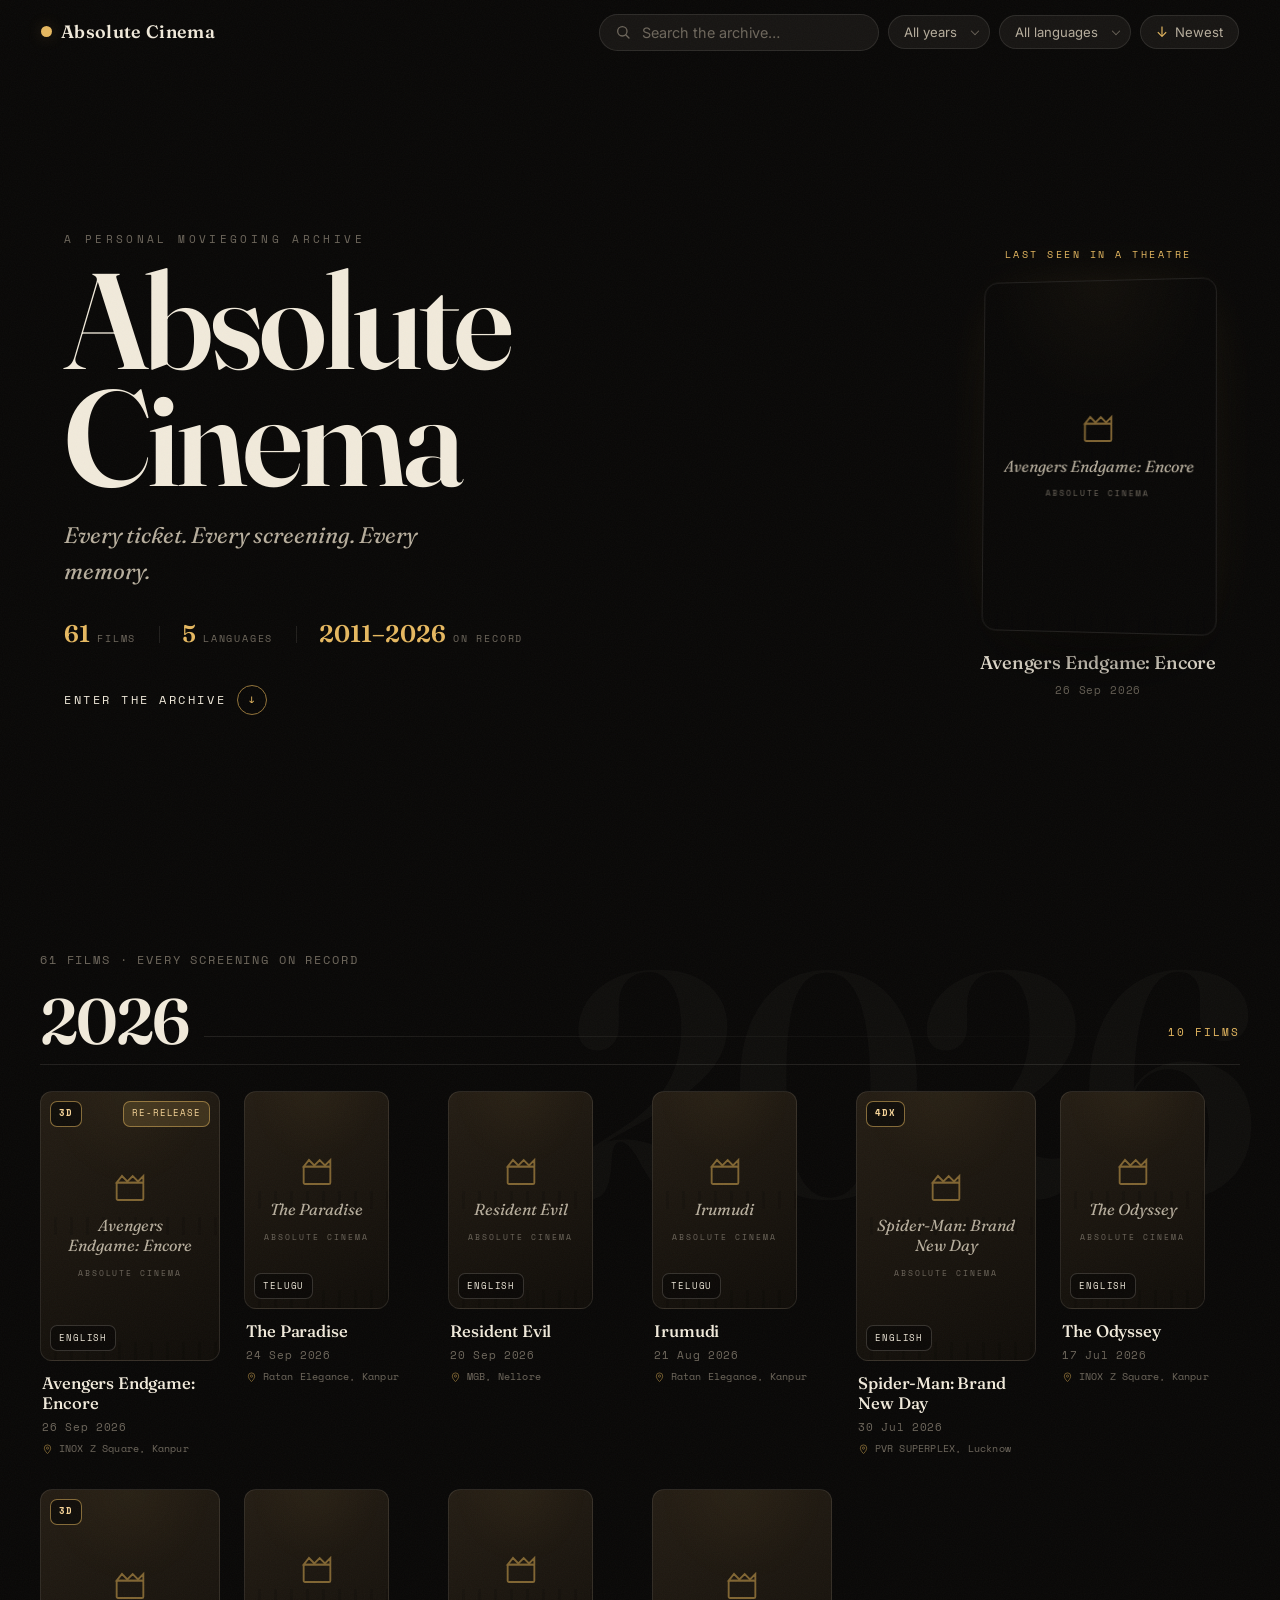
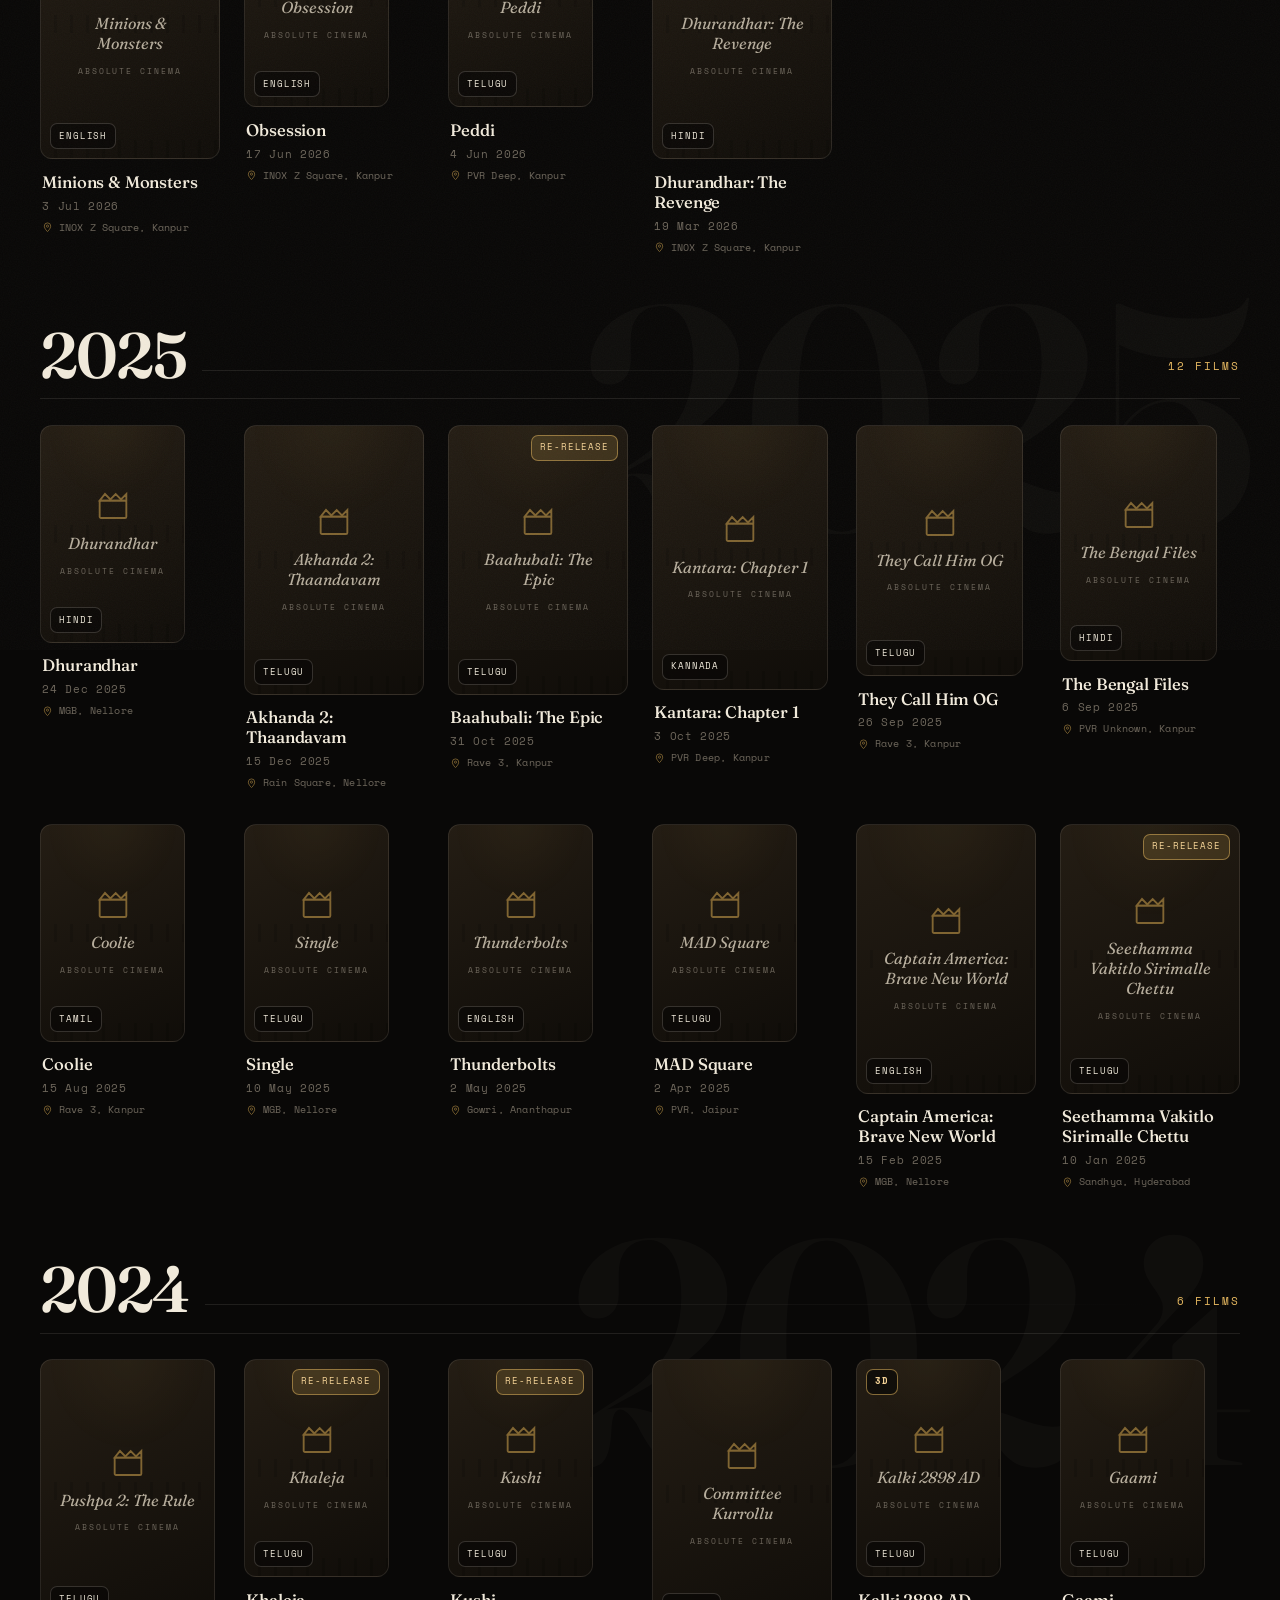
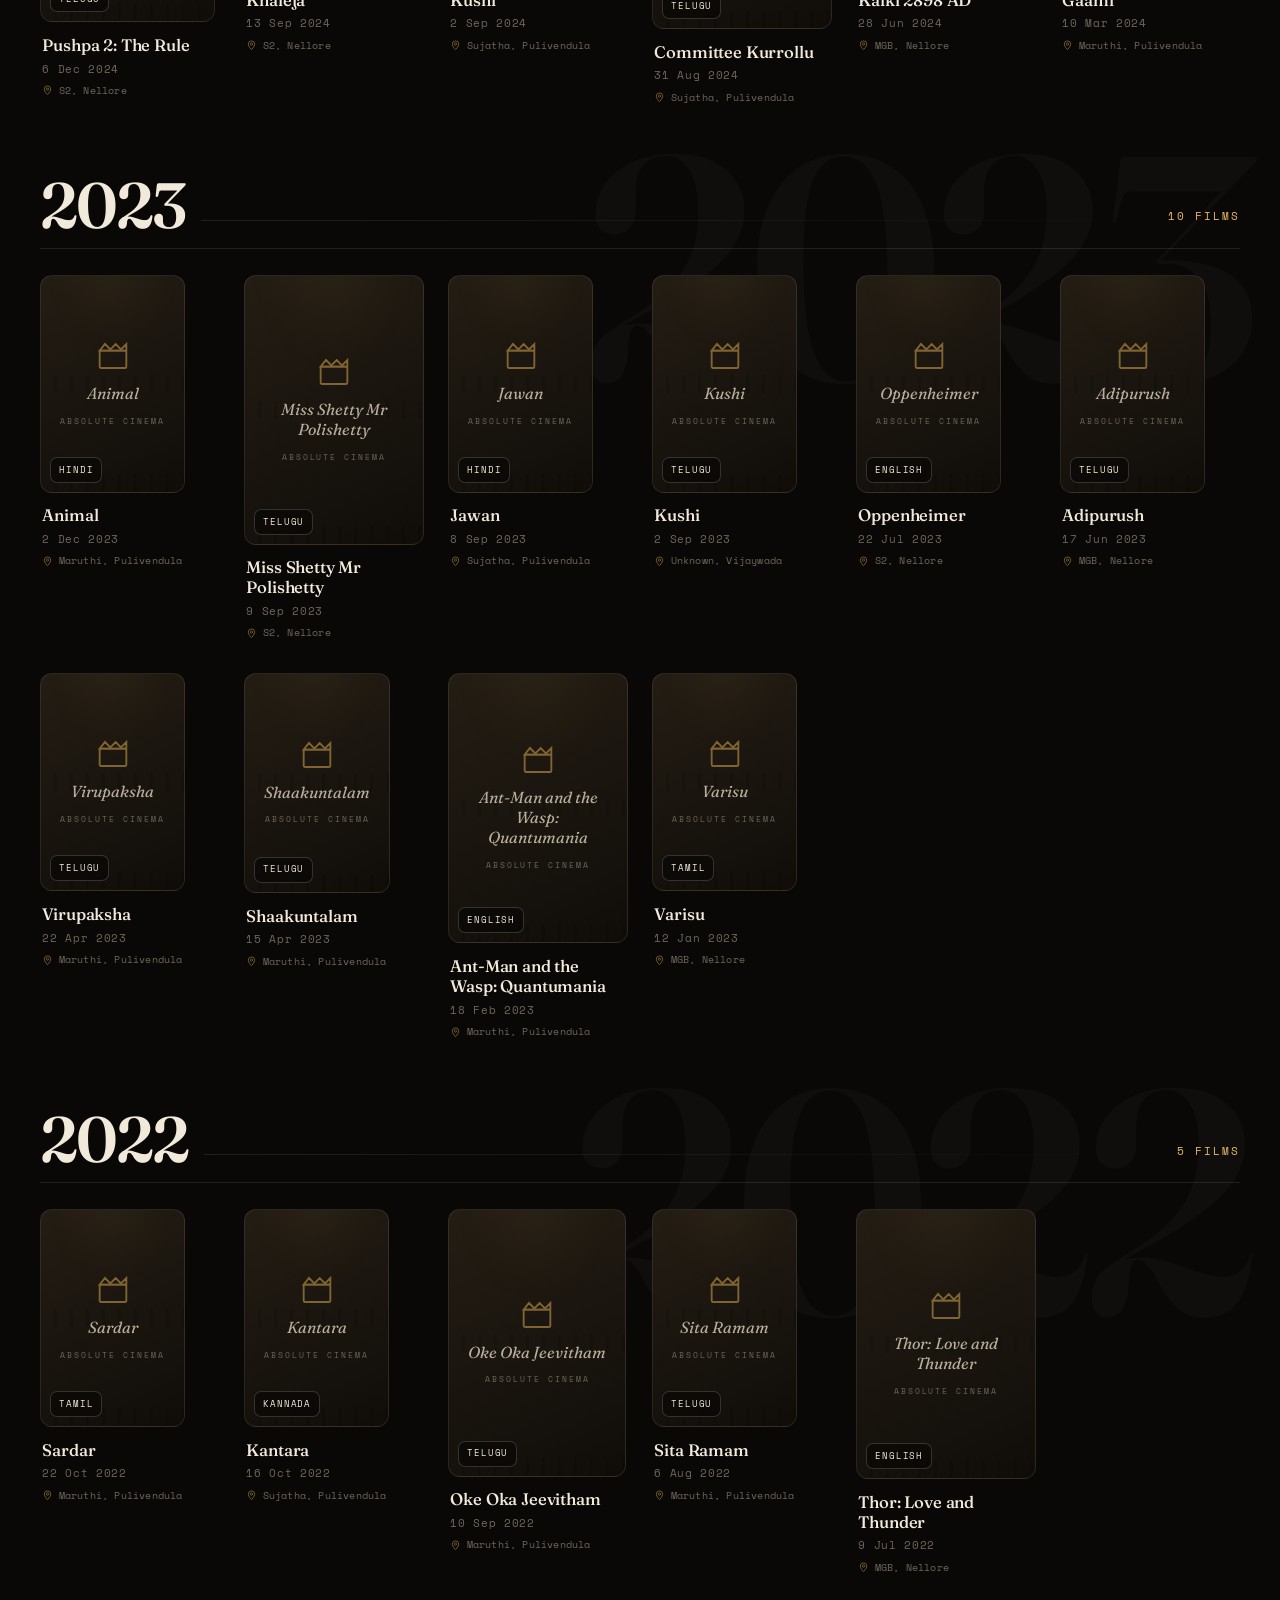
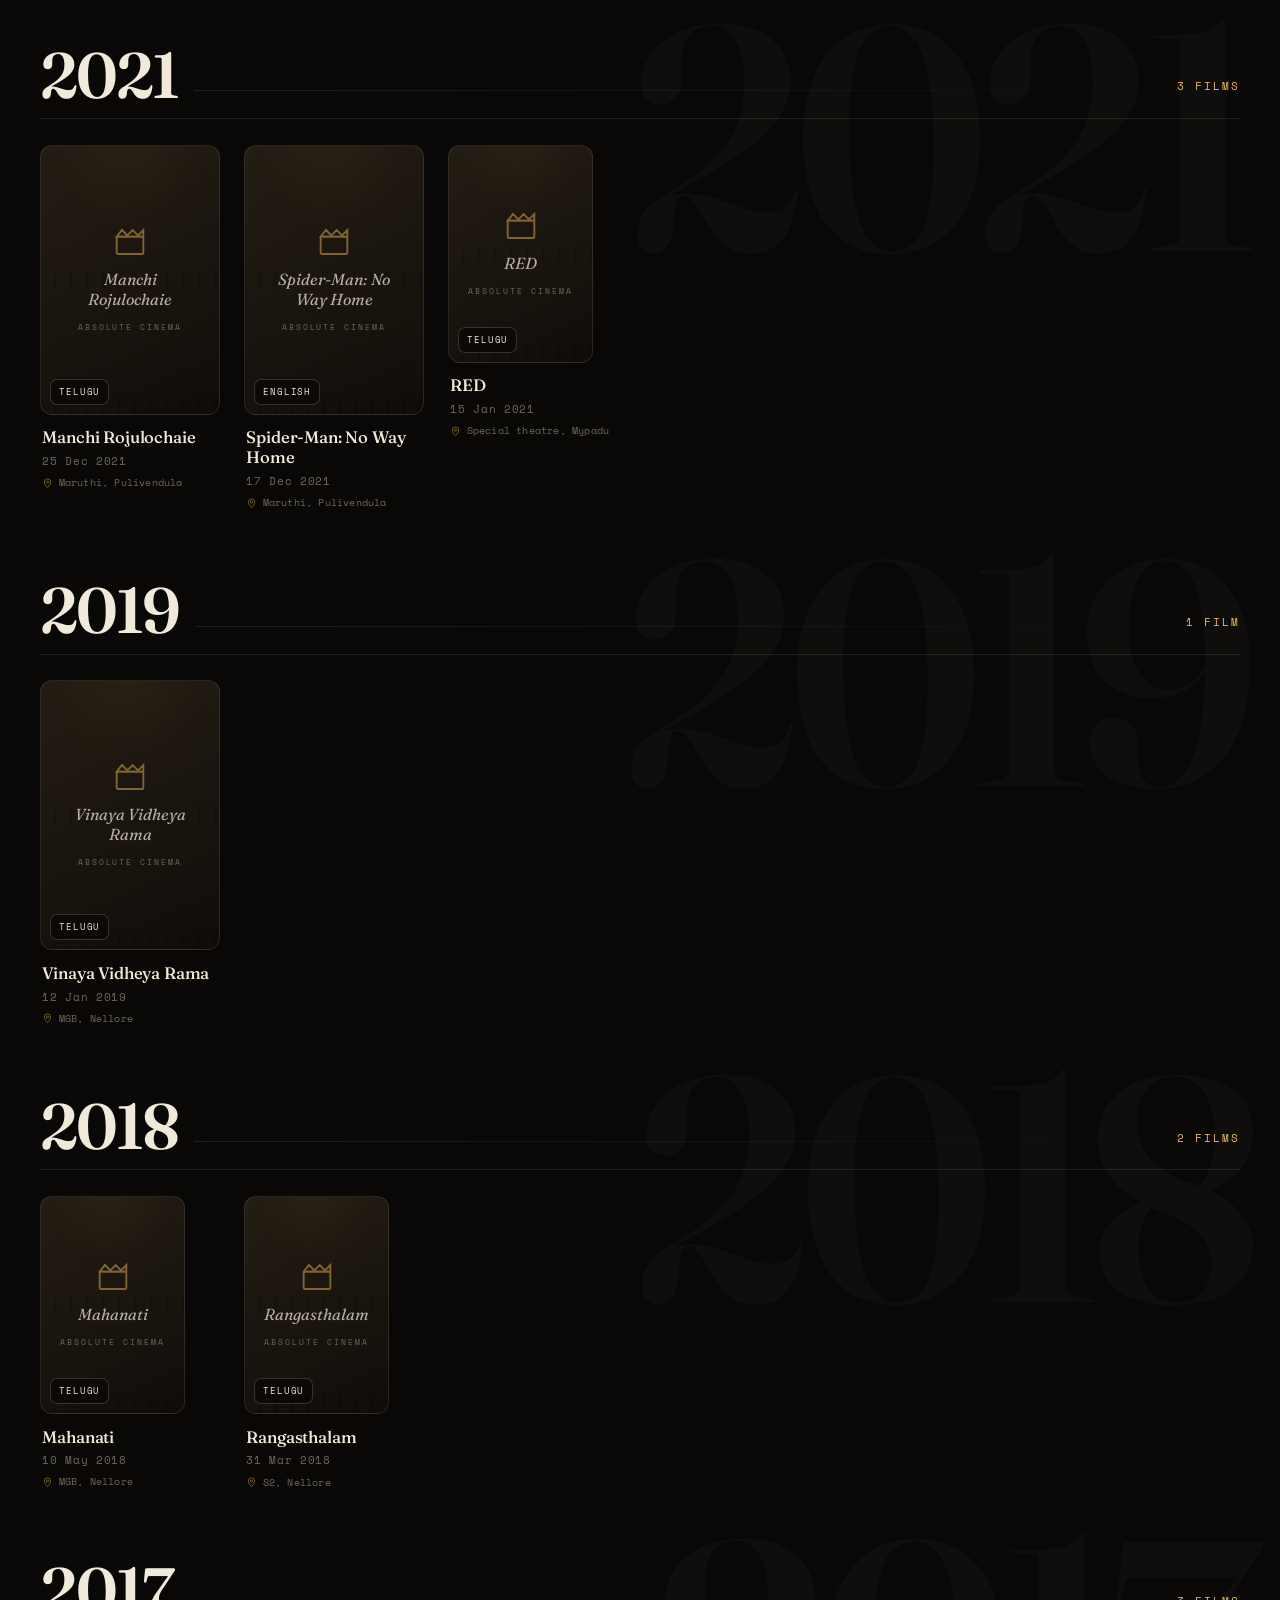
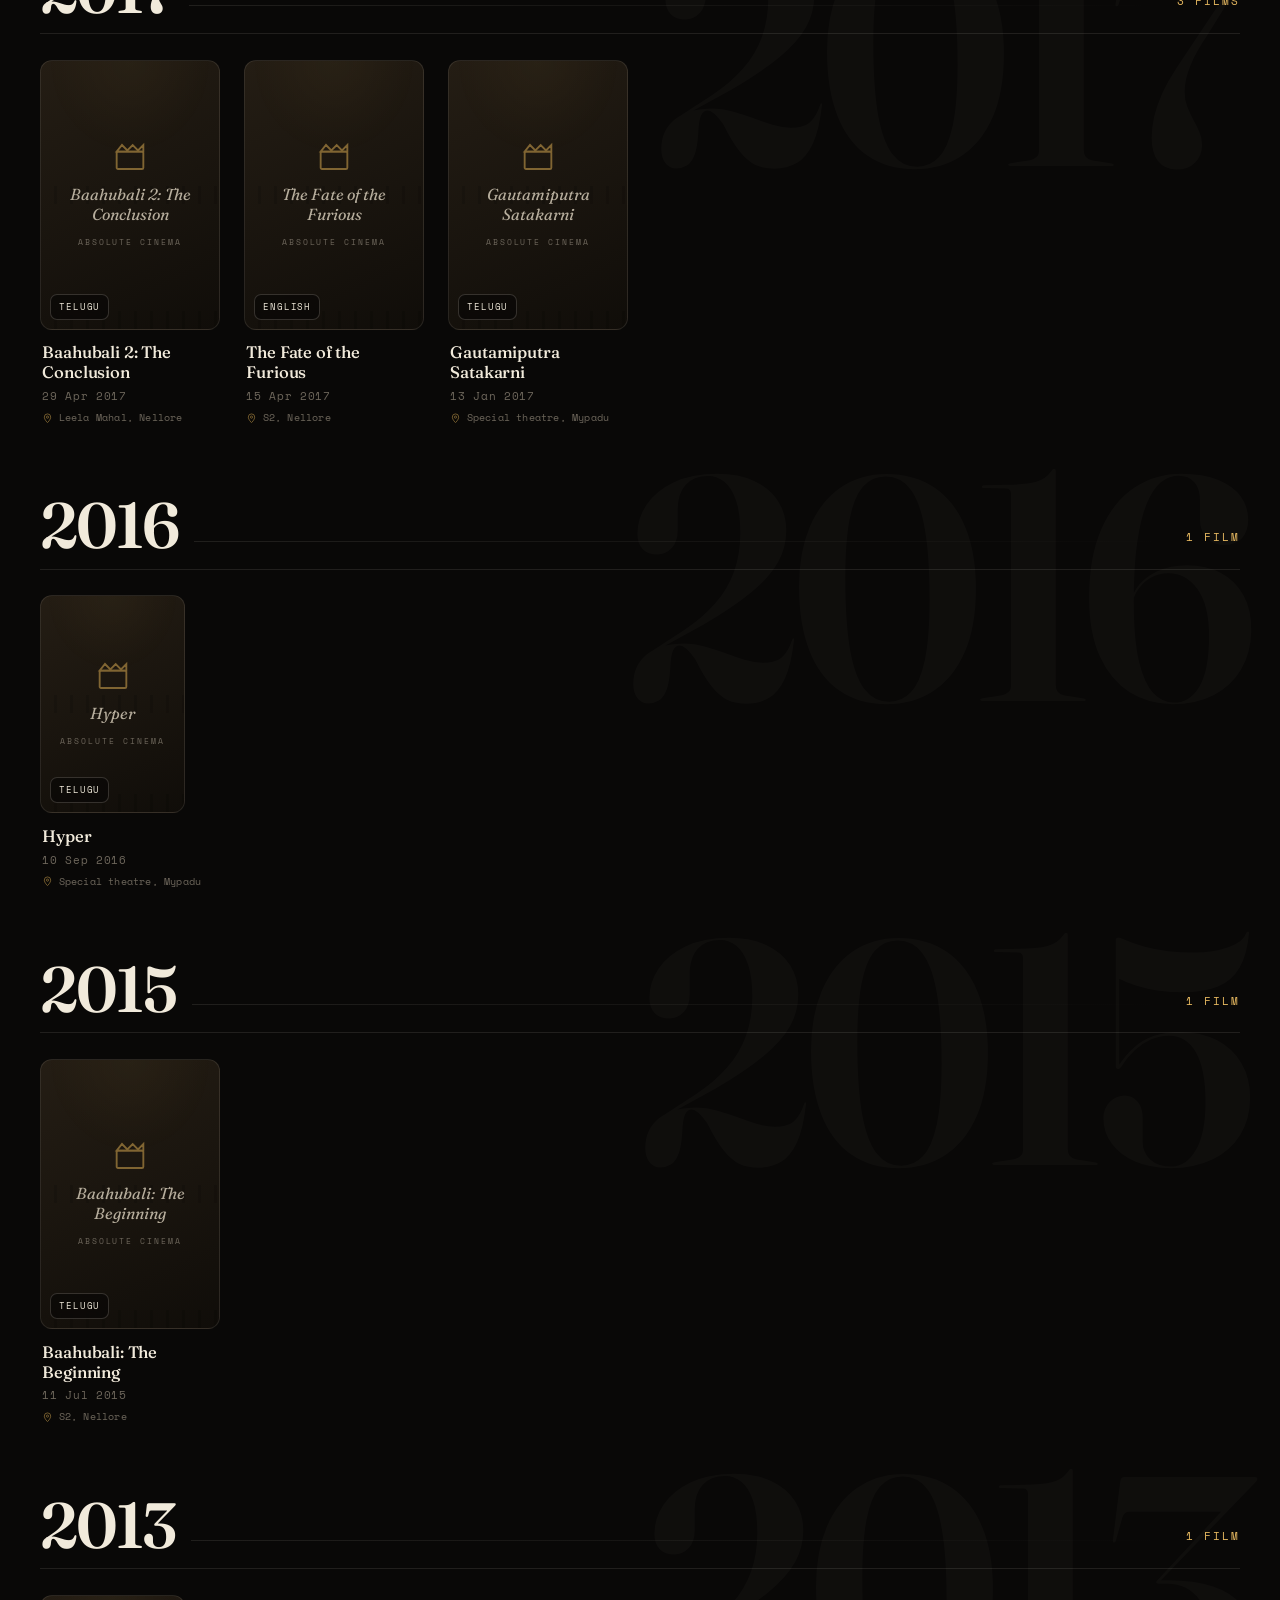
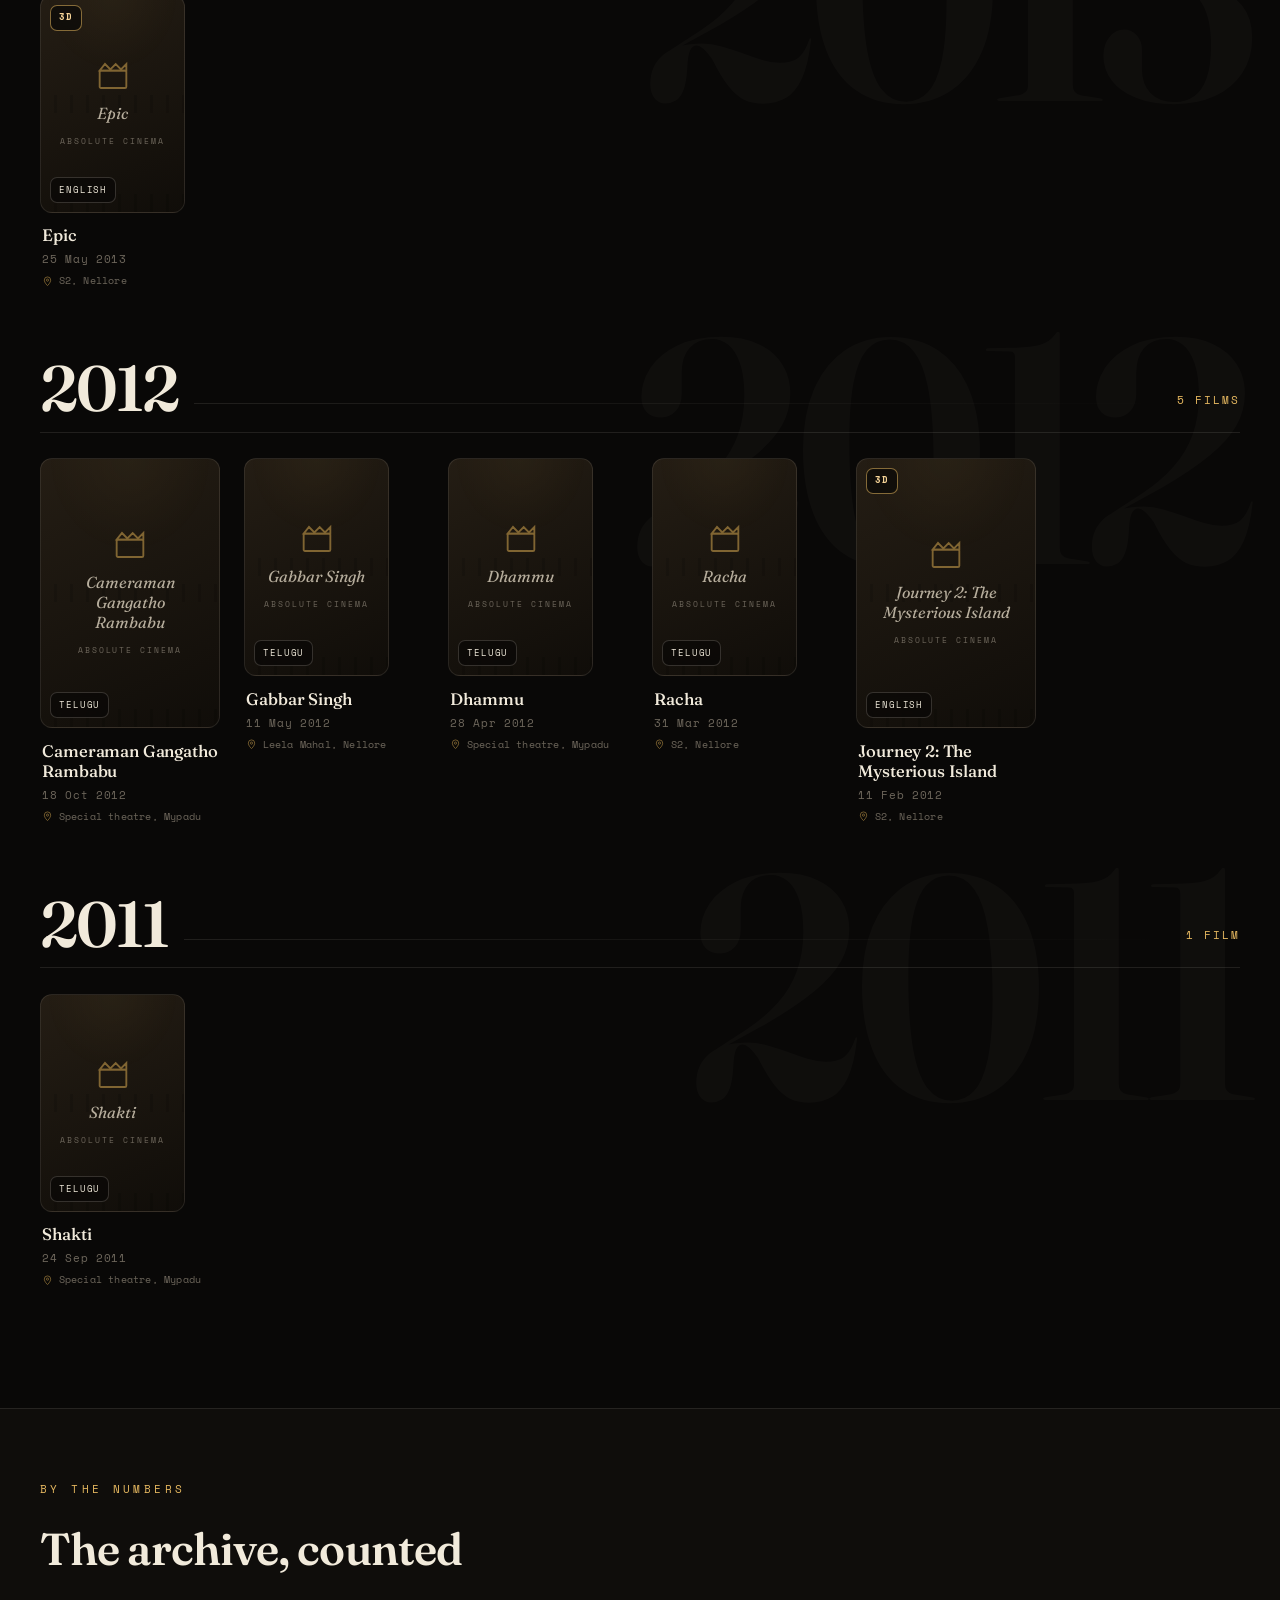
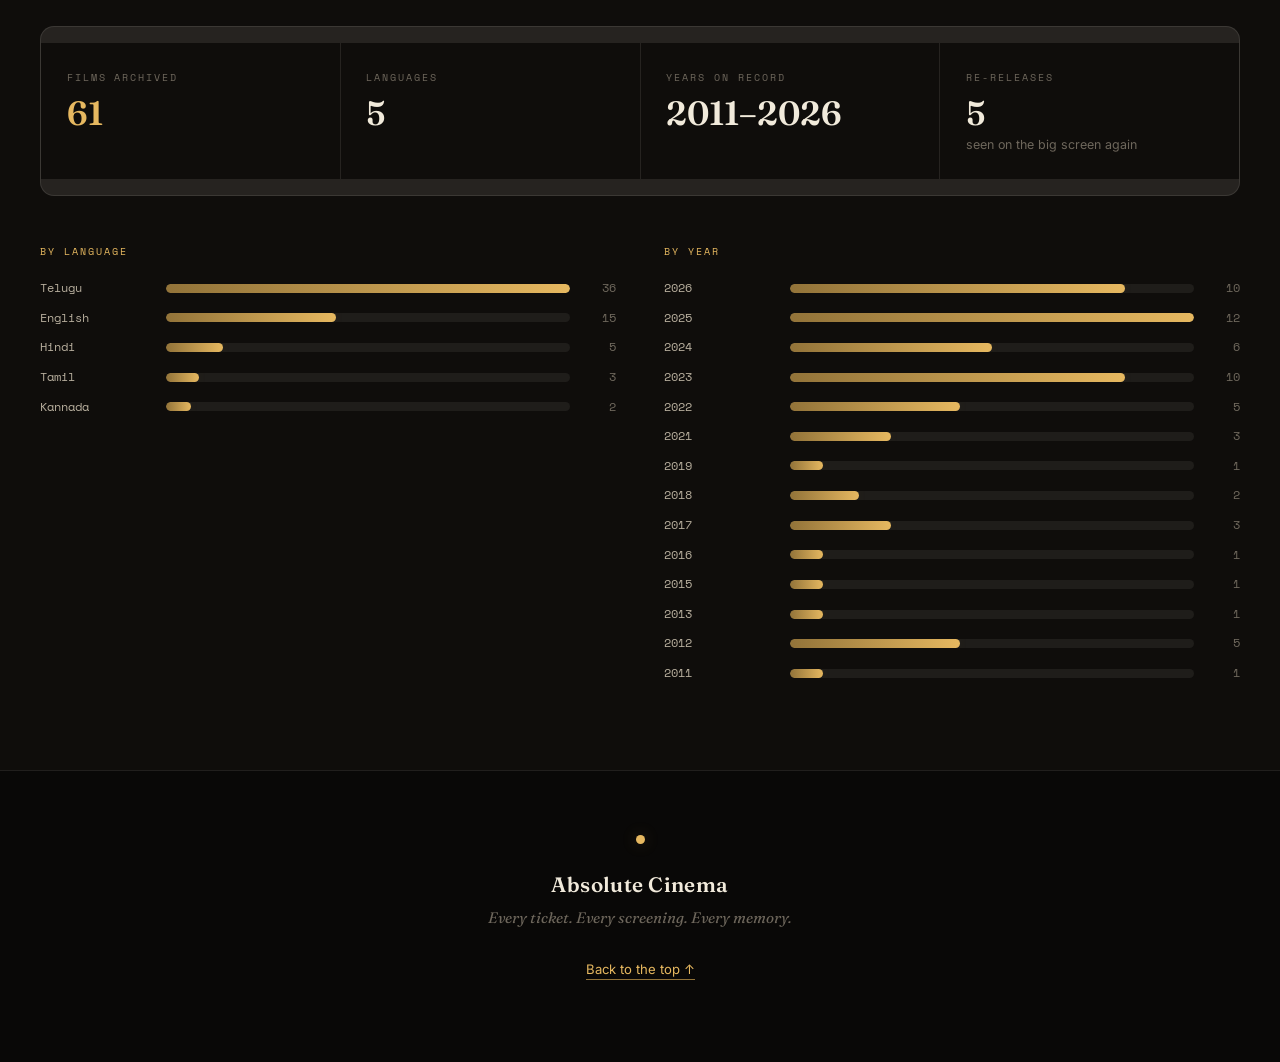
<file: index.html>
<!DOCTYPE html>
<html lang="en">
<head>
  <meta charset="UTF-8" />
  <meta name="viewport" content="width=device-width, initial-scale=1.0" />
  <title>Absolute Cinema — A personal moviegoing archive</title>
  <meta name="description" content="A personal archive of every film watched in a theater. Every ticket, every screening, every memory." />

  <link rel="icon" href="data:image/svg+xml,<svg xmlns='http://www.w3.org/2000/svg' viewBox='0 0 32 32'><rect width='32' height='32' rx='6' fill='%230c0a08'/><circle cx='16' cy='16' r='8' fill='%23e0b15c'/></svg>" />

  <meta property="og:type" content="website" />
  <meta property="og:title" content="Absolute Cinema — A personal moviegoing archive" />
  <meta property="og:description" content="A personal archive of every film watched in a theater. Every ticket, every screening, every memory." />

  <link rel="preconnect" href="https://fonts.googleapis.com" />
  <link rel="preconnect" href="https://fonts.gstatic.com" crossorigin />
  <link href="https://fonts.googleapis.com/css2?family=Fraunces:ital,opsz,wght@0,9..144,400;0,9..144,500;0,9..144,600;0,9..144,700;1,9..144,400;1,9..144,500&family=Inter:wght@400;500;600&family=Space+Mono:wght@400;700&display=swap" rel="stylesheet" />

  <link rel="stylesheet" href="style.css" />
</head>
<body id="top">

  <!-- film-grain overlay -->
  <div class="grain" aria-hidden="true"></div>

  <!-- ===================== STICKY HEADER ===================== -->
  <header class="nav" id="nav">
    <a class="nav__brand" href="#top" aria-label="Absolute Cinema — home">
      <span class="nav__mark" aria-hidden="true"></span>
      <span class="nav__name">Absolute Cinema</span>
    </a>

    <div class="nav__tools">
      <label class="search" for="search-input">
        <svg class="search__icon" viewBox="0 0 24 24" aria-hidden="true">
          <circle cx="11" cy="11" r="7" /><line x1="16.5" y1="16.5" x2="21" y2="21" />
        </svg>
        <input id="search-input" class="search__input" type="search"
          placeholder="Search the archive…" autocomplete="off" spellcheck="false"
          aria-label="Search films" />
      </label>

      <div class="select">
        <select id="filter-year" aria-label="Filter by year">
          <option value="all">All years</option>
        </select>
      </div>
      <div class="select">
        <select id="filter-lang" aria-label="Filter by language">
          <option value="all">All languages</option>
        </select>
      </div>
      <button id="sort-toggle" class="pill" type="button" aria-label="Toggle sort order">
        <span class="pill__icon" id="sort-icon" aria-hidden="true">↓</span>
        <span id="sort-label">Newest</span>
      </button>
    </div>
  </header>

  <!-- ===================== HERO ===================== -->
  <section class="hero" id="hero" aria-label="Featured">
    <div class="hero__backdrop" id="hero-backdrop" aria-hidden="true"></div>
    <div class="hero__veil" aria-hidden="true"></div>

    <div class="hero__inner">
      <div class="hero__lede">
        <p class="eyebrow">A personal moviegoing archive</p>
        <h1 class="hero__title">Absolute<br />Cinema</h1>
        <p class="hero__tag">Every ticket. Every screening. Every memory.</p>
        <div class="hero__stats" id="hero-stats" aria-live="polite"></div>
        <a class="hero__cue" href="#gallery-start">
          <span>Enter the archive</span>
          <span class="hero__cue-arrow" aria-hidden="true">↓</span>
        </a>
      </div>

      <figure class="hero__feature" id="hero-feature" hidden>
        <p class="hero__feature-label">Last seen in a theatre</p>
        <button class="hero__card" id="hero-card" type="button">
          <span class="hero__card-frame">
            <img id="hero-poster" alt="" loading="eager" />
          </span>
        </button>
        <figcaption class="hero__feature-cap">
          <span class="hero__feature-title" id="hero-film-title"></span>
          <span class="hero__feature-sub" id="hero-film-sub"></span>
        </figcaption>
      </figure>
    </div>
  </section>

  <main>
    <span id="gallery-start"></span>

    <!-- meta line: count + clear -->
    <div class="meta-bar">
      <p class="meta-bar__count" id="result-count" aria-live="polite">—</p>
      <button class="meta-bar__clear" id="clear-filters" type="button" hidden>
        Clear filters
      </button>
    </div>

    <!-- ===================== GALLERY ===================== -->
    <section class="gallery" id="gallery" aria-label="Films by year">
      <div class="loading" id="loading">
        <span class="loading__reel" aria-hidden="true"></span> Loading the archive…
      </div>
    </section>

    <!-- ===================== STATISTICS ===================== -->
    <section class="stats" id="stats" aria-label="By the numbers" hidden>
      <div class="stats__inner">
        <p class="eyebrow eyebrow--gold">By the numbers</p>
        <h2 class="stats__heading">The archive, counted</h2>
        <div class="stats__grid" id="stats-grid"></div>
        <div class="stats__bars">
          <div class="bars" id="bars-lang" aria-label="Films by language"></div>
          <div class="bars" id="bars-year" aria-label="Films by year"></div>
        </div>
      </div>
    </section>
  </main>

  <footer class="footer">
    <span class="footer__mark-dot" aria-hidden="true"></span>
    <p class="footer__mark">Absolute Cinema</p>
    <p class="footer__note">Every ticket. Every screening. Every memory.</p>
    <a class="footer__top" href="#top">Back to the top ↑</a>
  </footer>

  <!-- ===================== FILM DETAIL MODAL ===================== -->
  <div class="modal" id="film-modal" hidden>
    <div class="modal__backdrop" id="modal-backdrop" aria-hidden="true"></div>
    <div class="modal__scrim" id="modal-scrim" aria-hidden="true"></div>
    <div class="modal__dialog" role="dialog" aria-modal="true" aria-labelledby="modal-title">
      <button class="modal__close" id="modal-close" type="button" aria-label="Close">
        <svg viewBox="0 0 24 24" aria-hidden="true"><line x1="6" y1="6" x2="18" y2="18"/><line x1="18" y1="6" x2="6" y2="18"/></svg>
      </button>
      <div class="modal__poster">
        <img id="modal-poster-img" alt="" />
        <div class="modal__tags" id="modal-tags"></div>
      </div>
      <div class="modal__body">
        <p class="modal__eyebrow" id="modal-eyebrow"></p>
        <h2 class="modal__title" id="modal-title"></h2>
        <dl class="modal__facts" id="modal-facts"></dl>
      </div>
    </div>
  </div>

  <!-- Data is loaded as a script so the site works even from disk (file://). -->
  <script src="data/movies.js"></script>
  <script src="script.js"></script>
</body>
</html>
</file>
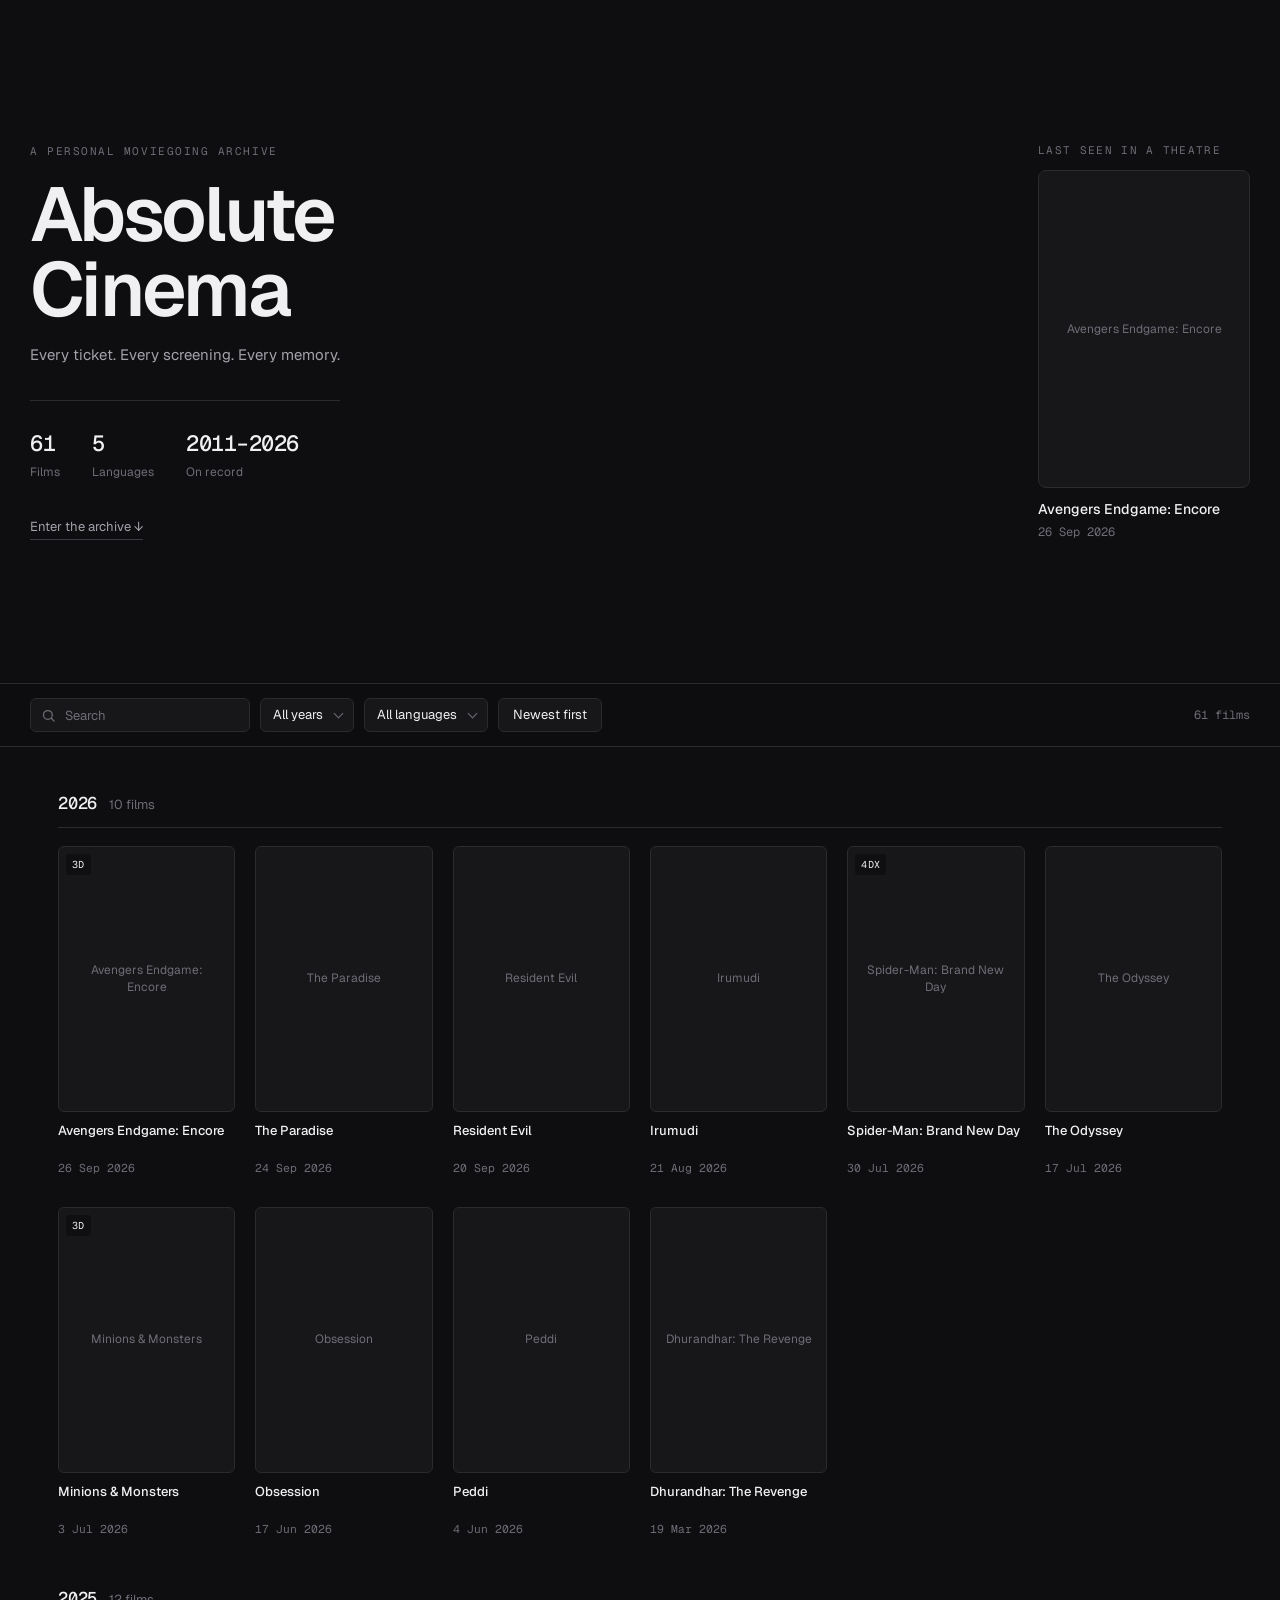
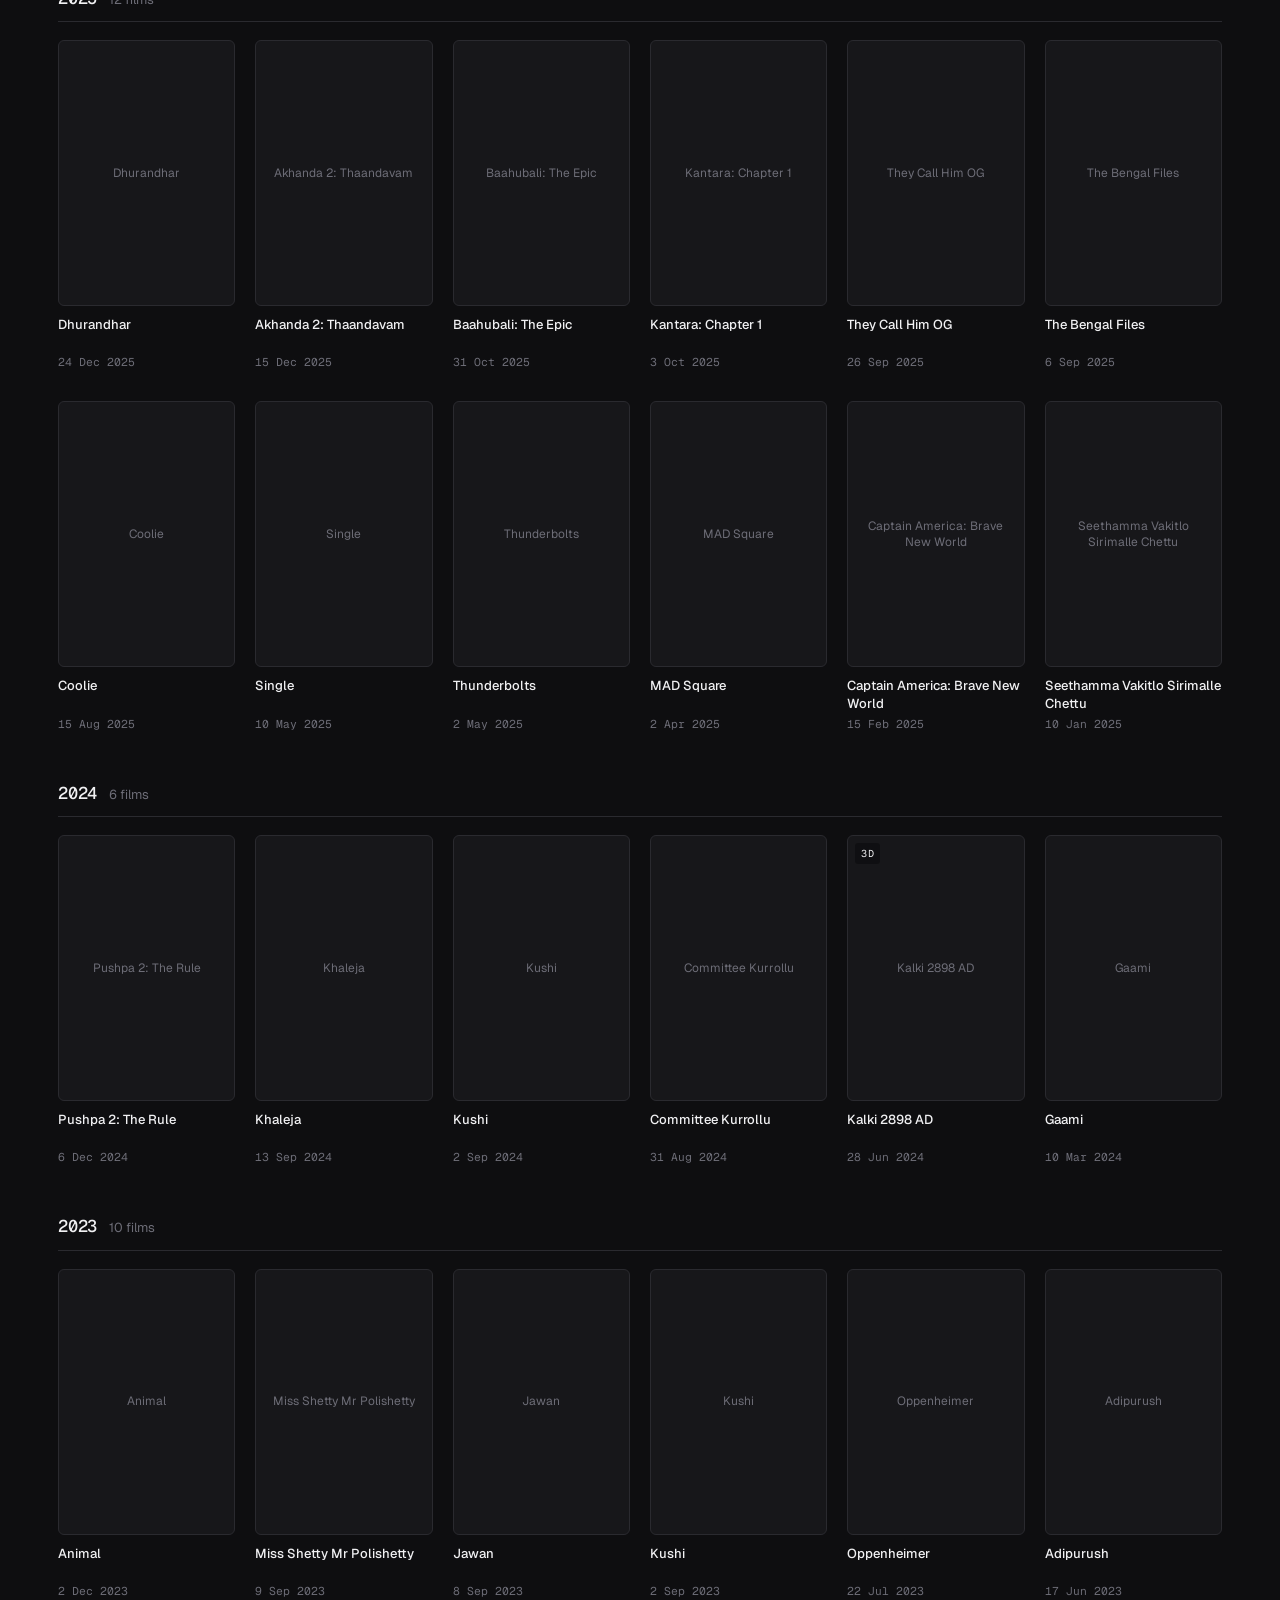
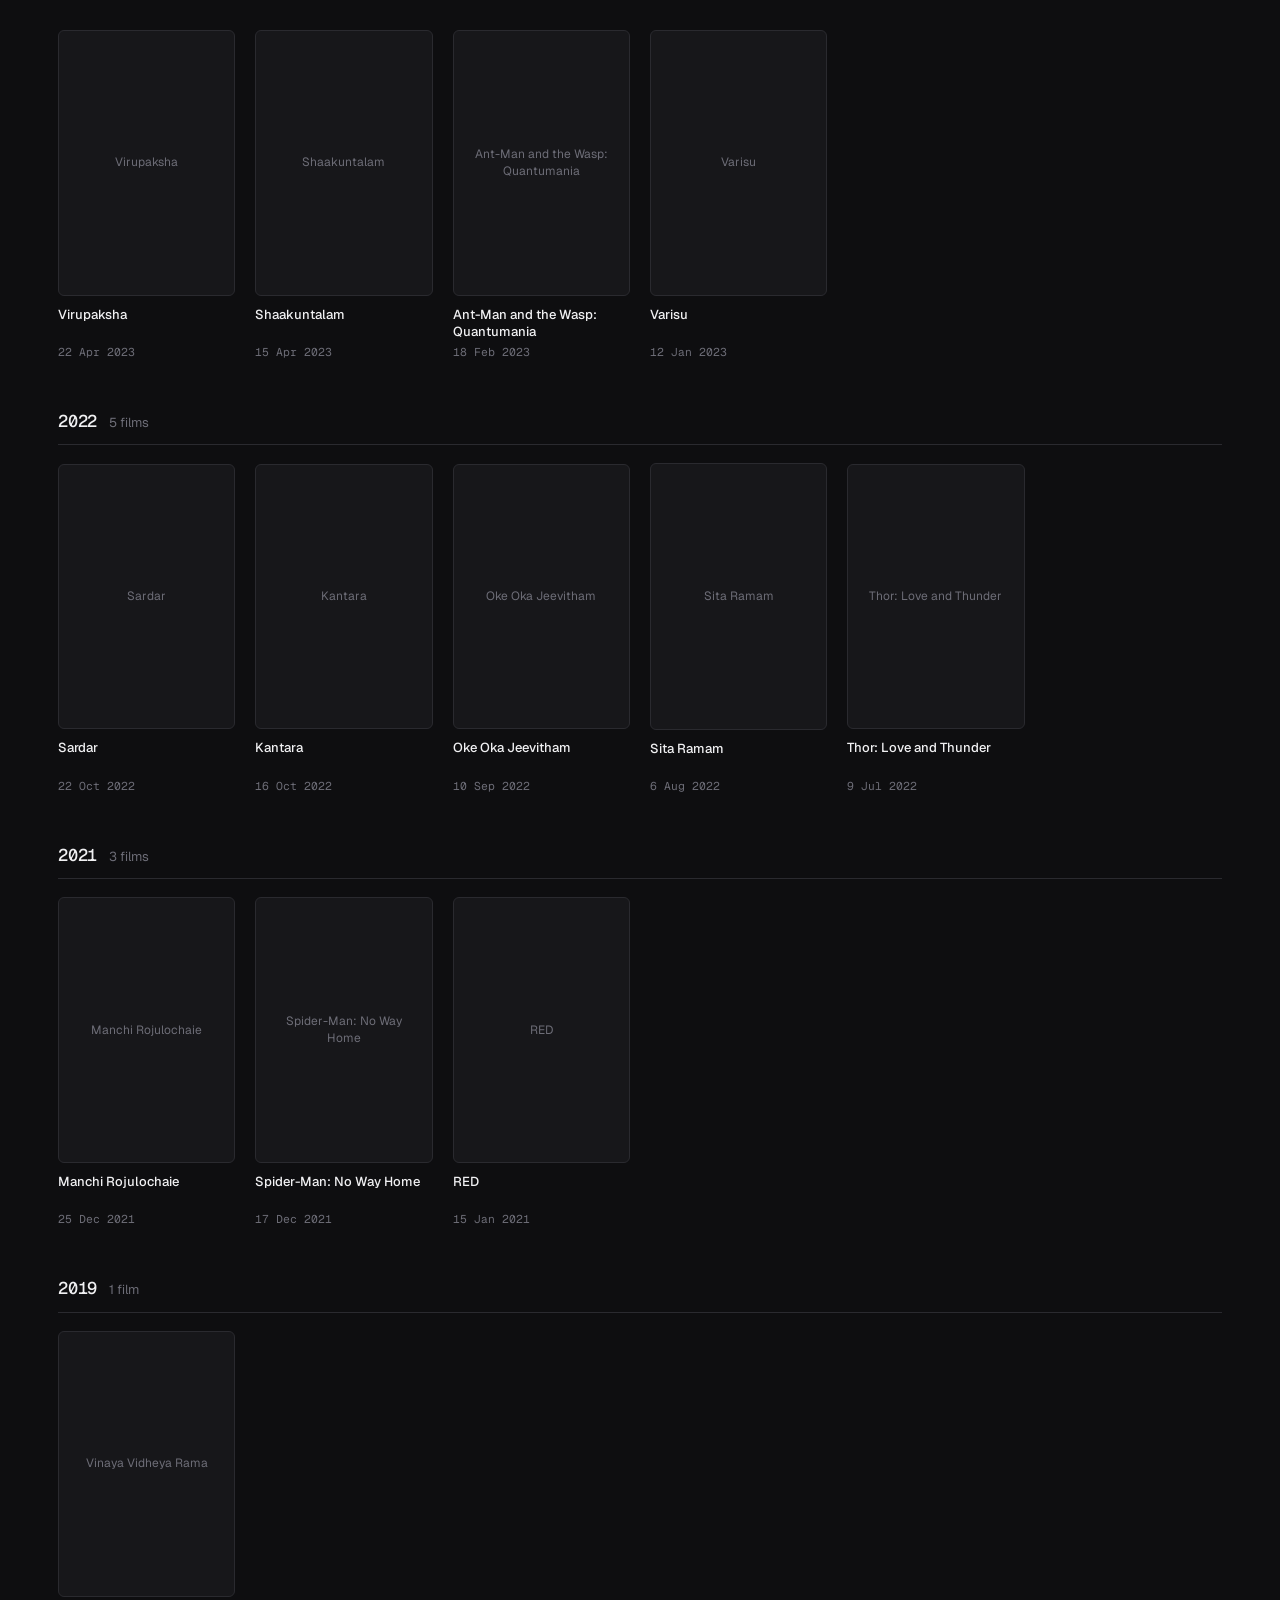
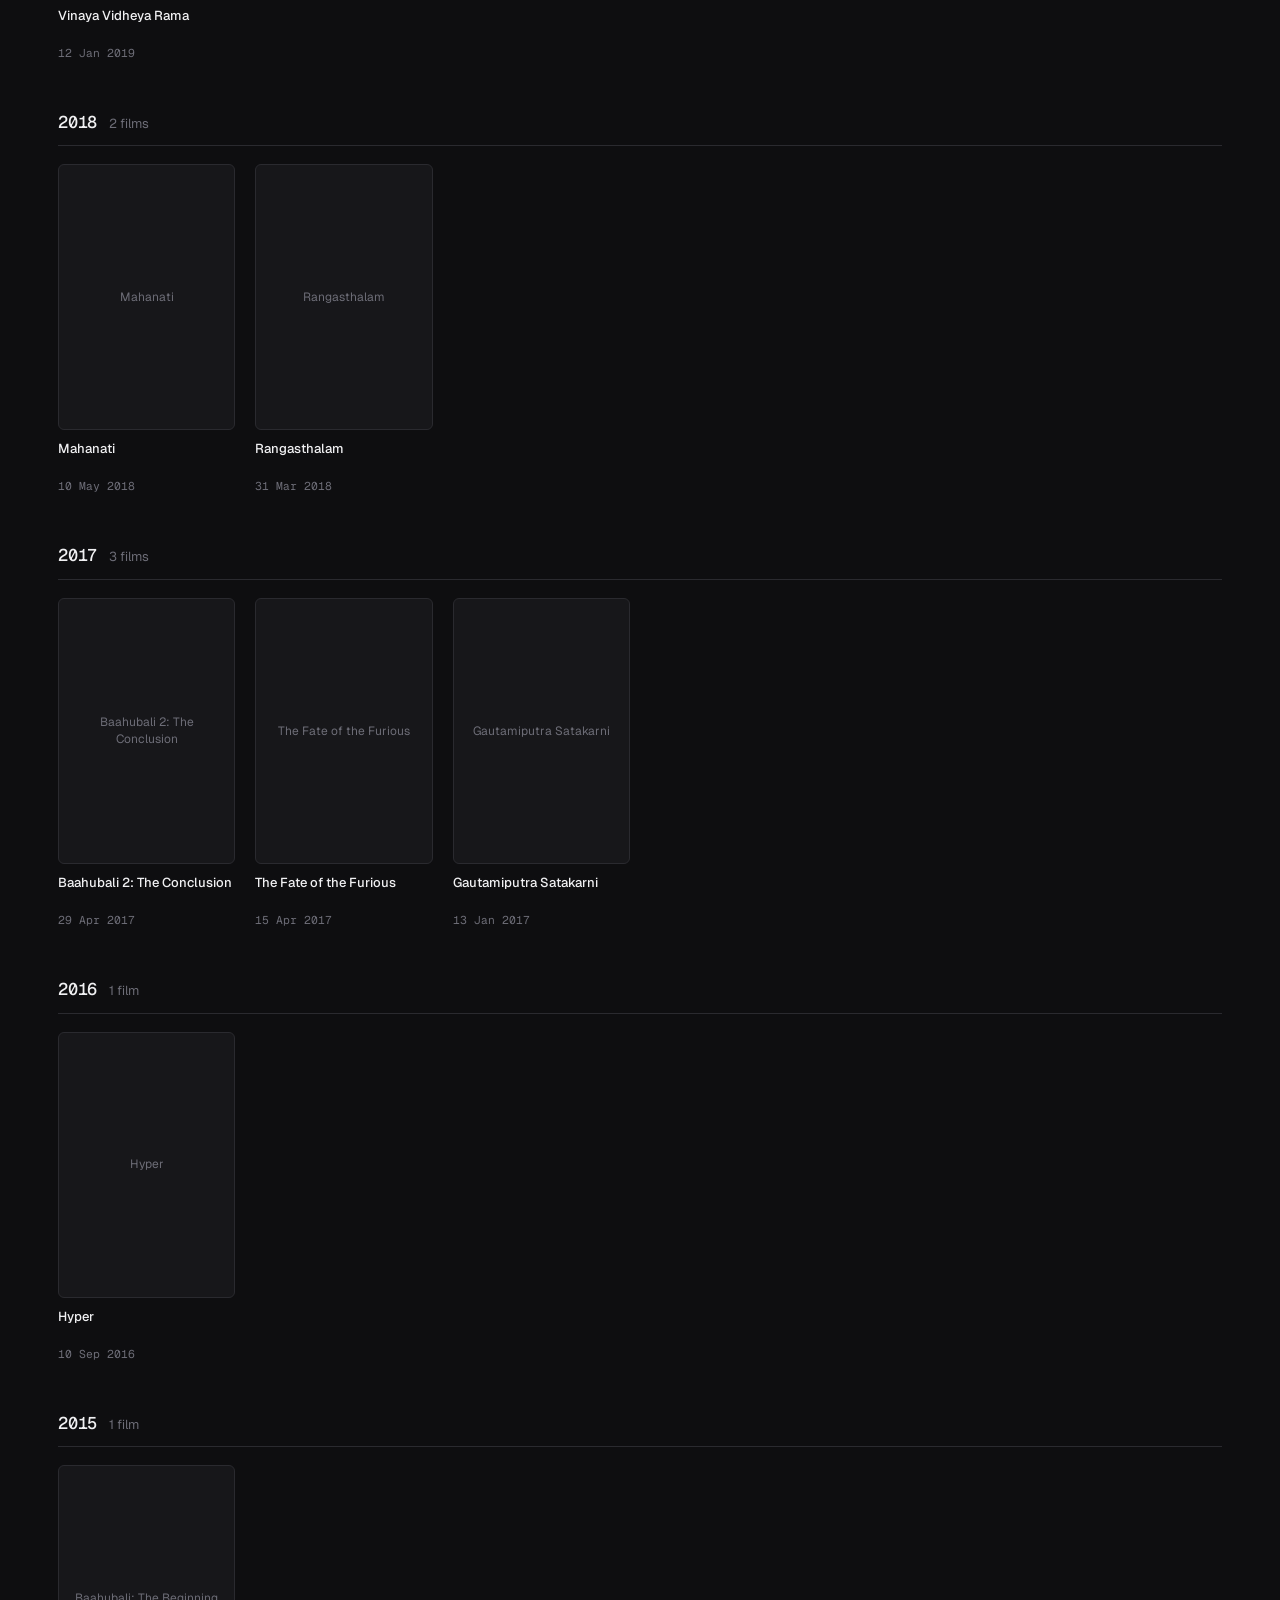
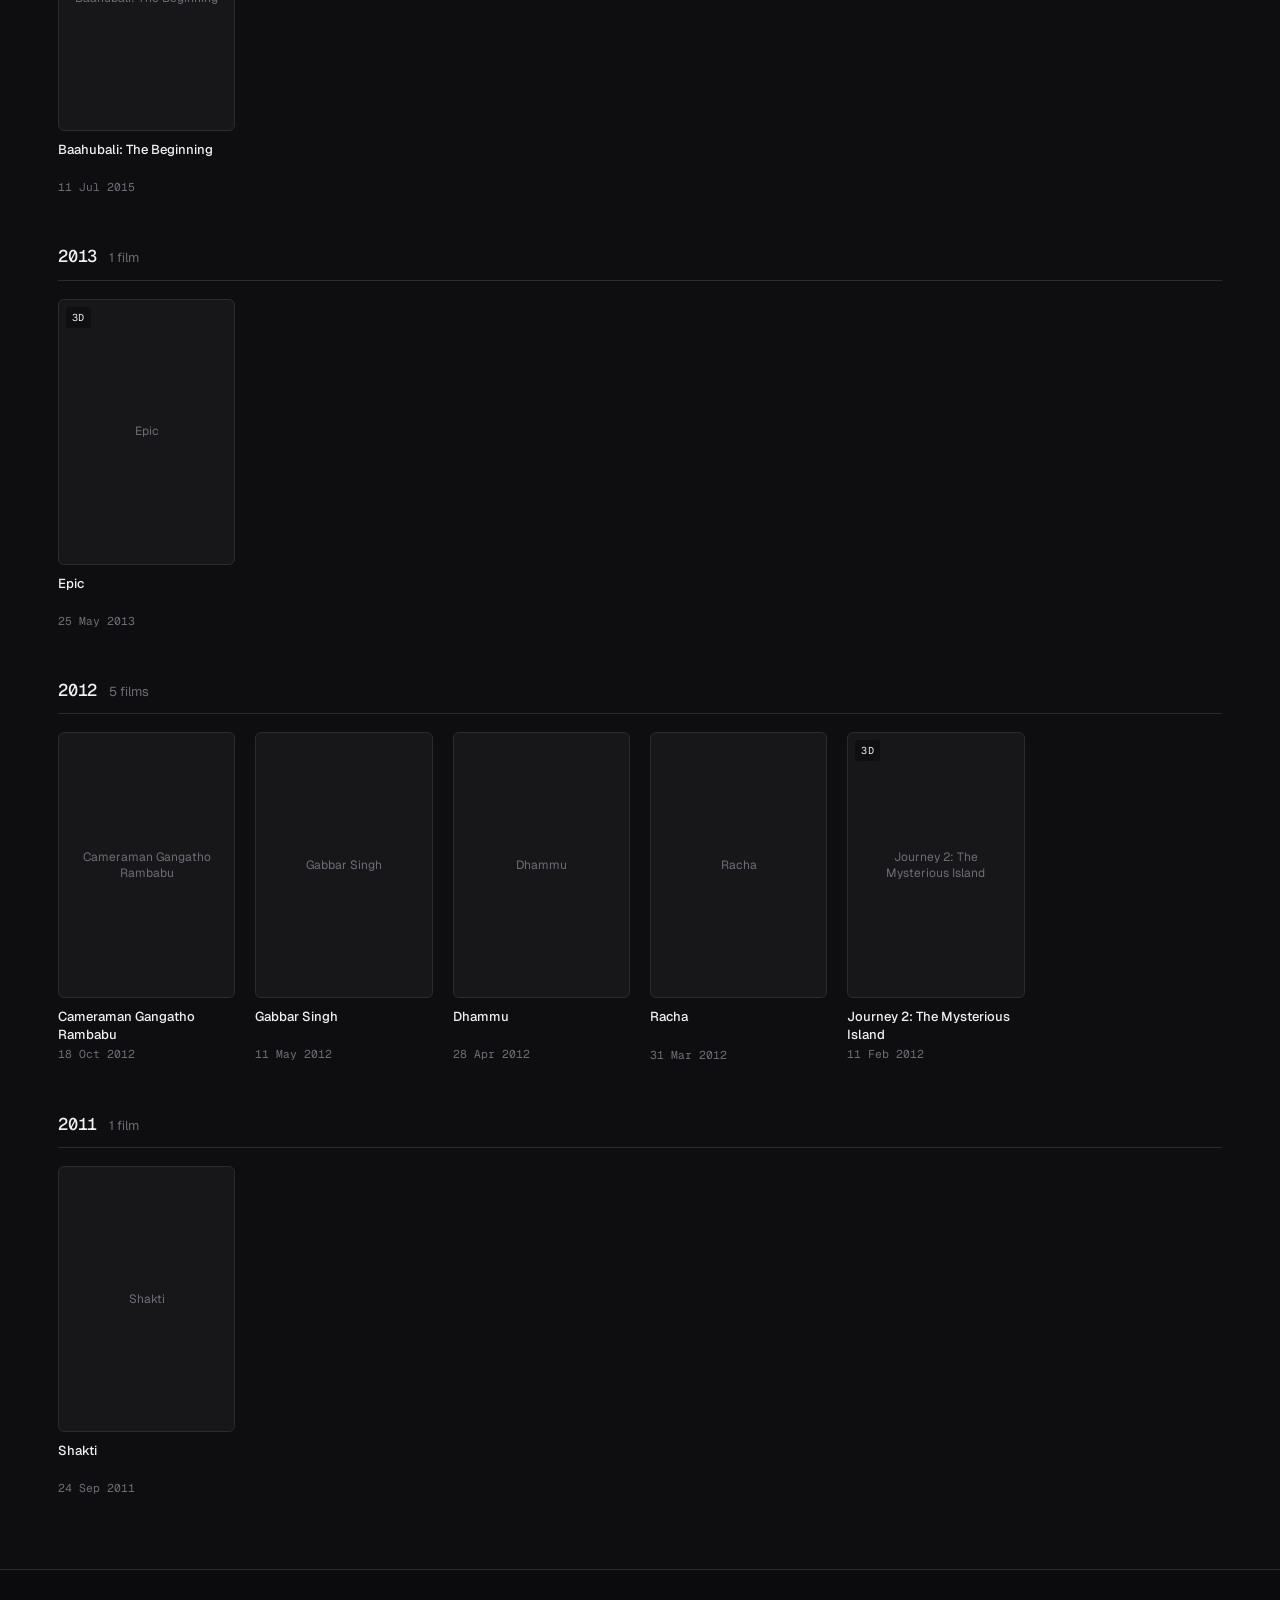
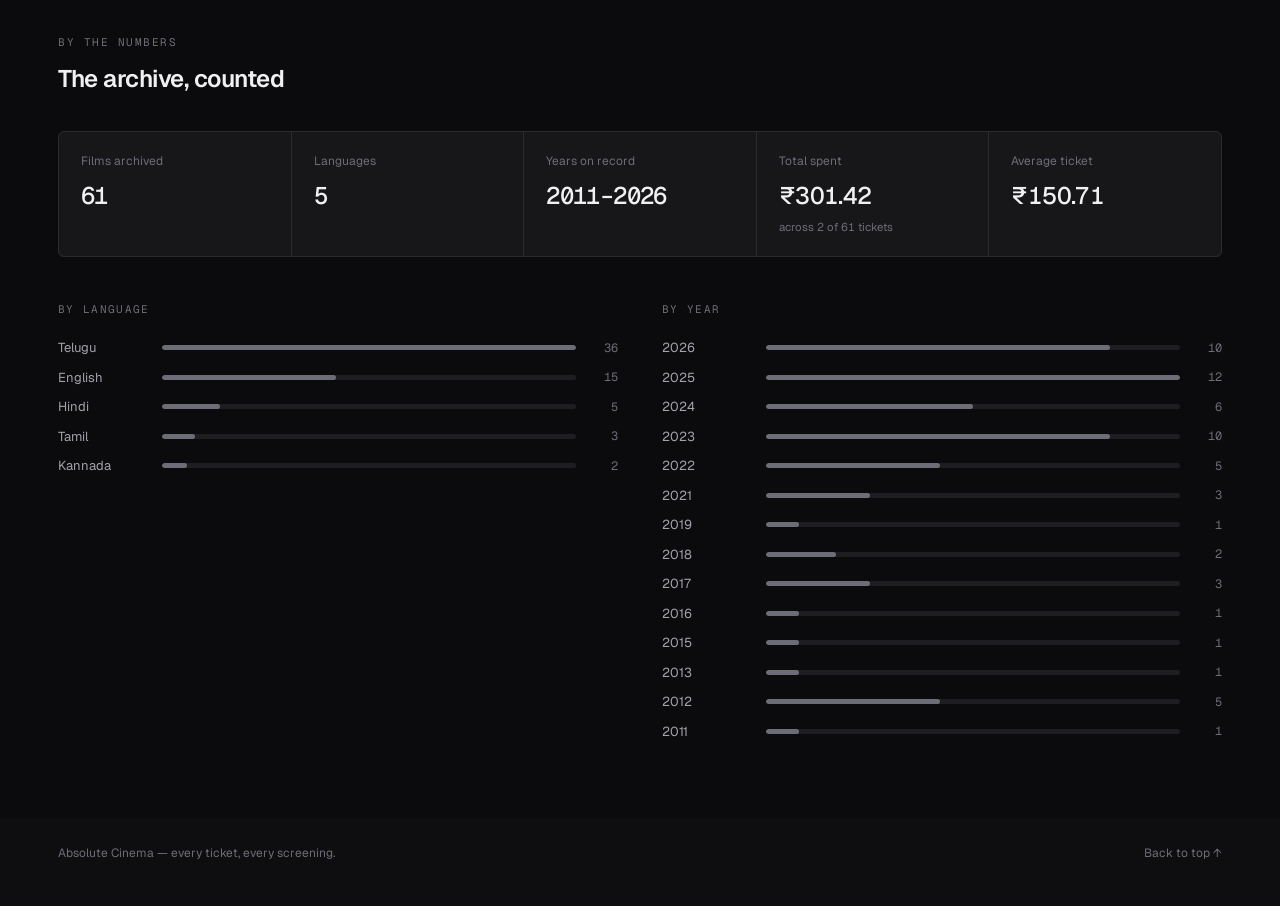
<file: reboot/index.html>
<!DOCTYPE html>
<html lang="en">
<head>
  <meta charset="UTF-8" />
  <meta name="viewport" content="width=device-width, initial-scale=1" />
  <title>Absolute Cinema</title>
  <meta name="description" content="A personal archive of every film watched in a theatre." />

  <link rel="icon" href="data:image/svg+xml,<svg xmlns='http://www.w3.org/2000/svg' viewBox='0 0 32 32'><rect width='32' height='32' rx='7' fill='%230e0e10'/><rect x='9' y='7' width='14' height='18' rx='2' fill='%23f0f0f2'/></svg>" />

  <meta property="og:type" content="website" />
  <meta property="og:title" content="Absolute Cinema" />
  <meta property="og:description" content="A personal archive of every film watched in a theatre." />

  <link rel="preconnect" href="https://fonts.googleapis.com" />
  <link rel="preconnect" href="https://fonts.gstatic.com" crossorigin />
  <link href="https://fonts.googleapis.com/css2?family=Geist:wght@400;500;600&family=Geist+Mono:wght@400;500&display=swap" rel="stylesheet" />

  <link rel="stylesheet" href="style.css" />
</head>
<body id="top">

  <!-- ===================== OPENING ===================== -->
  <section class="hero" aria-label="Introduction">
    <div class="hero__backdrop" id="hero-backdrop" aria-hidden="true"></div>
    <div class="hero__veil" aria-hidden="true"></div>

    <div class="hero__inner">
      <div class="hero__lede">
        <p class="eyebrow">A personal moviegoing archive</p>
        <h1 class="hero__title">Absolute<br />Cinema</h1>
        <p class="hero__tag">Every ticket. Every screening. Every memory.</p>
        <div class="hero__stats" id="hero-stats"></div>
        <a class="hero__cue" href="#archive">Enter the archive <span aria-hidden="true">↓</span></a>
      </div>

      <figure class="hero__feature" id="hero-feature" hidden>
        <figcaption class="hero__feature-label">Last seen in a theatre</figcaption>
        <button class="hero__card" id="hero-card" type="button">
          <span class="hero__card-art" id="hero-art"></span>
          <span class="hero__card-info">
            <span class="hero__card-title" id="hero-title"></span>
            <span class="hero__card-sub" id="hero-sub"></span>
          </span>
        </button>
      </figure>
    </div>
  </section>

  <!-- ===================== TOOLBAR ===================== -->
  <header class="head" id="archive">
    <div class="head__row">
      <label class="field field--search">
        <svg class="field__icon" viewBox="0 0 24 24" aria-hidden="true">
          <circle cx="11" cy="11" r="7" /><line x1="16.5" y1="16.5" x2="21" y2="21" />
        </svg>
        <input id="search" type="search" placeholder="Search" autocomplete="off"
          spellcheck="false" aria-label="Search films" />
      </label>

      <label class="field field--select">
        <select id="filter-year" aria-label="Filter by year"><option value="all">All years</option></select>
      </label>

      <label class="field field--select">
        <select id="filter-lang" aria-label="Filter by language"><option value="all">All languages</option></select>
      </label>

      <button id="sort" class="btn" type="button">Newest first</button>
      <button id="clear" class="btn btn--quiet" type="button" hidden>Clear</button>

      <p class="head__count" id="summary"></p>
    </div>
  </header>

  <!-- ===================== GALLERY ===================== -->
  <main id="gallery" class="gallery" aria-label="Films by year">
    <p class="note">Loading…</p>
  </main>

  <!-- ===================== STATISTICS ===================== -->
  <section class="stats" id="stats" aria-label="By the numbers" hidden>
    <div class="stats__inner">
      <p class="eyebrow">By the numbers</p>
      <h2 class="stats__heading">The archive, counted</h2>
      <div class="stats__grid" id="stats-grid"></div>
      <div class="stats__bars">
        <div class="bars" id="bars-lang"></div>
        <div class="bars" id="bars-year"></div>
      </div>
    </div>
  </section>

  <footer class="foot">
    <p>Absolute Cinema — every ticket, every screening.</p>
    <a href="#top">Back to top ↑</a>
  </footer>

<!-- ===================== DETAIL PANEL ===================== -->
<div class="modal" id="modal" hidden>
  <div class="modal__scrim" id="modal-scrim"></div>
  <div class="modal__panel" role="dialog" aria-modal="true" aria-labelledby="modal-title">
    <button class="modal__close" id="modal-close" type="button" aria-label="Close">
      <svg viewBox="0 0 24 24" aria-hidden="true"><line x1="6" y1="6" x2="18" y2="18"/><line x1="18" y1="6" x2="6" y2="18"/></svg>
    </button>
    <div class="modal__art" id="modal-art"></div>
    <div class="modal__body">
      <h2 class="modal__title" id="modal-title"></h2>
      <dl class="facts" id="modal-facts"></dl>
      <p class="modal__note" id="modal-note" hidden></p>
    </div>
  </div>
</div>

<!-- Shared with the live site. If this folder is promoted to the repo root,
     change this to "data/movies.js". -->
<script src="../data/movies.js"></script>
<script src="script.js"></script>
</body>
</html>
</file>
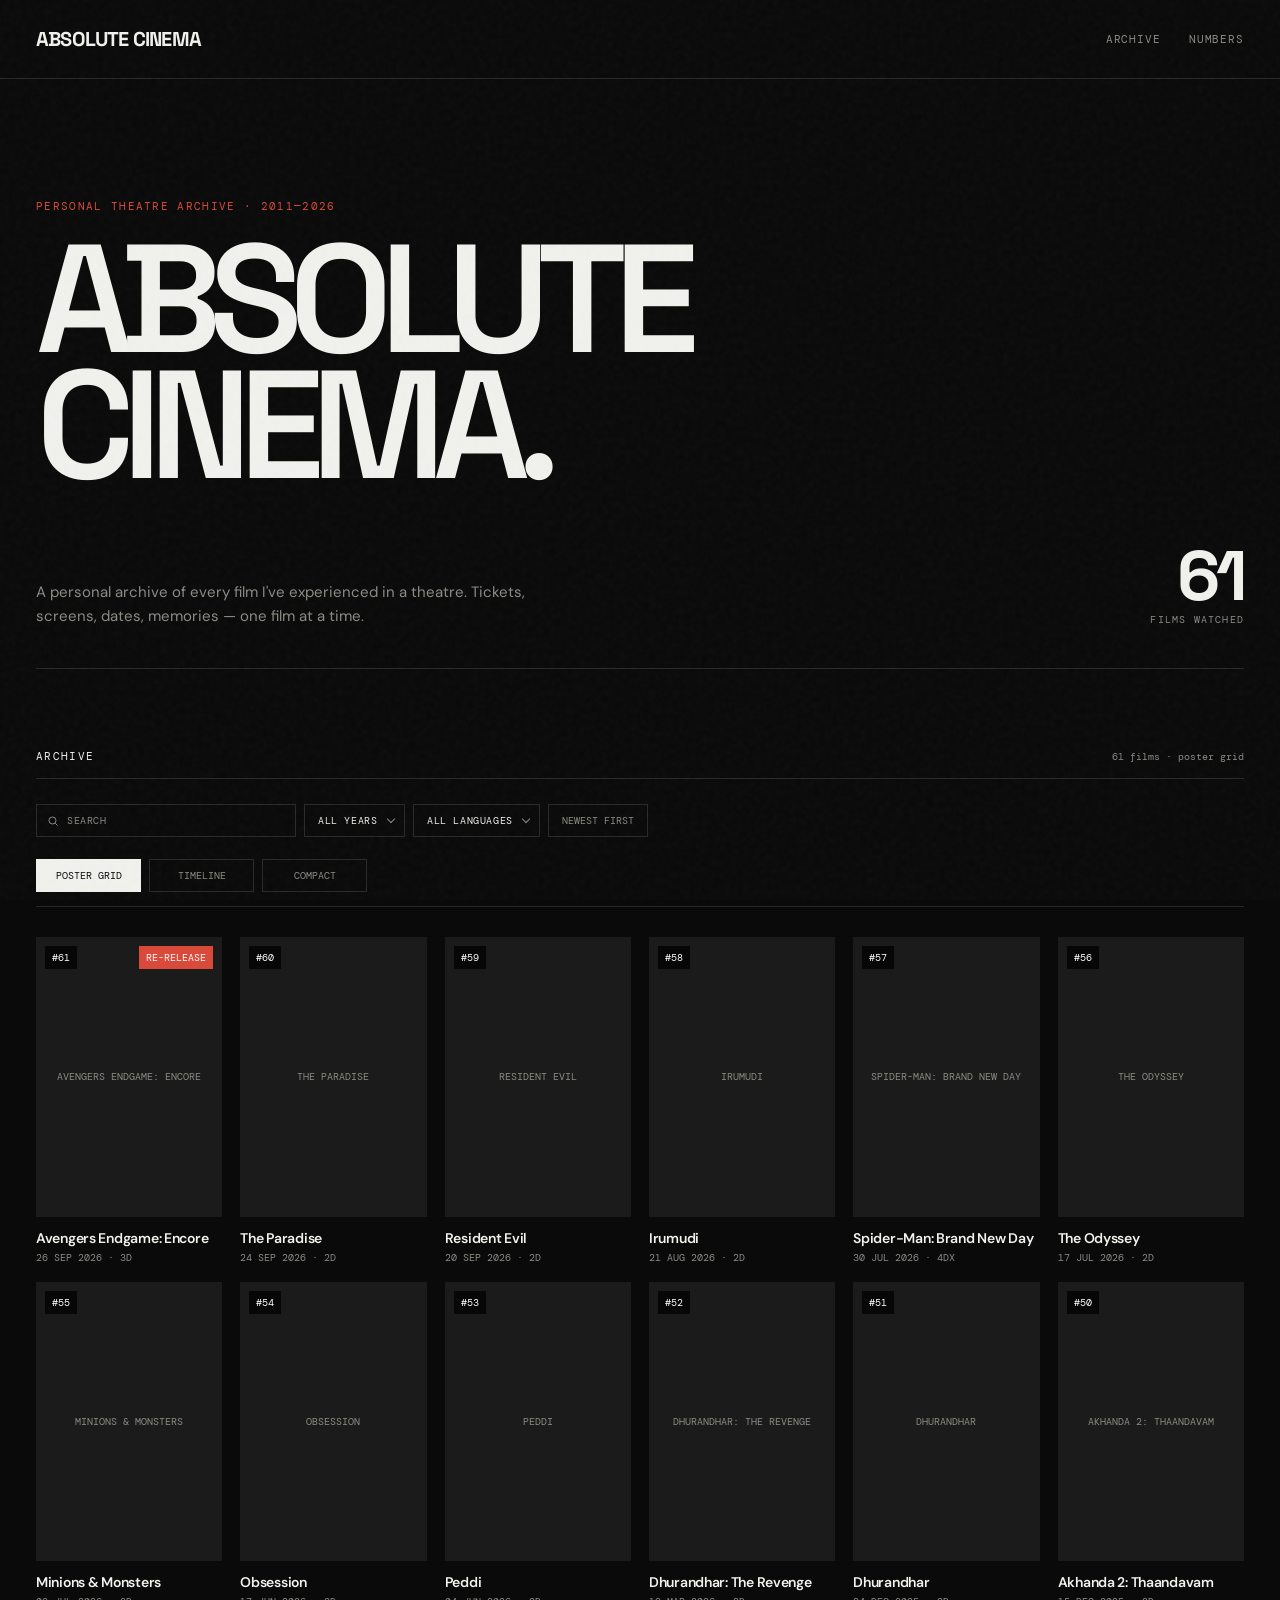
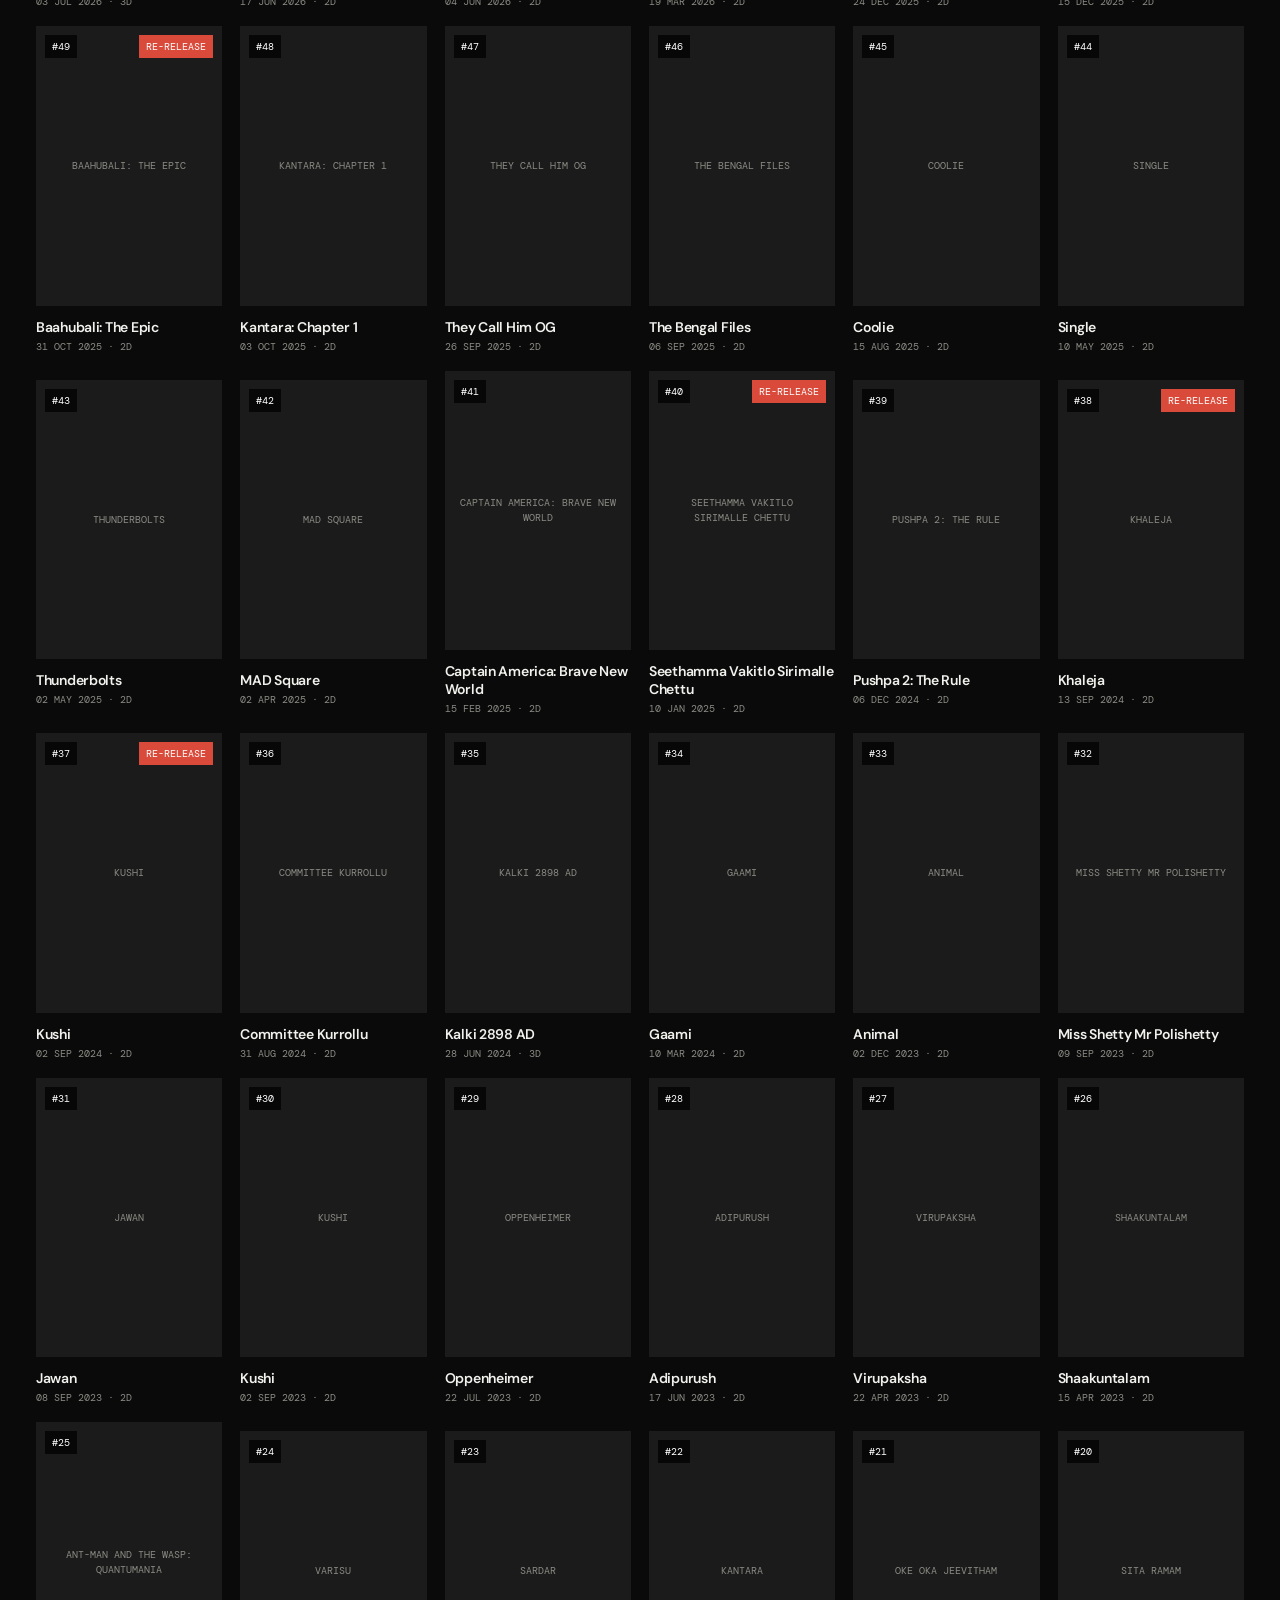
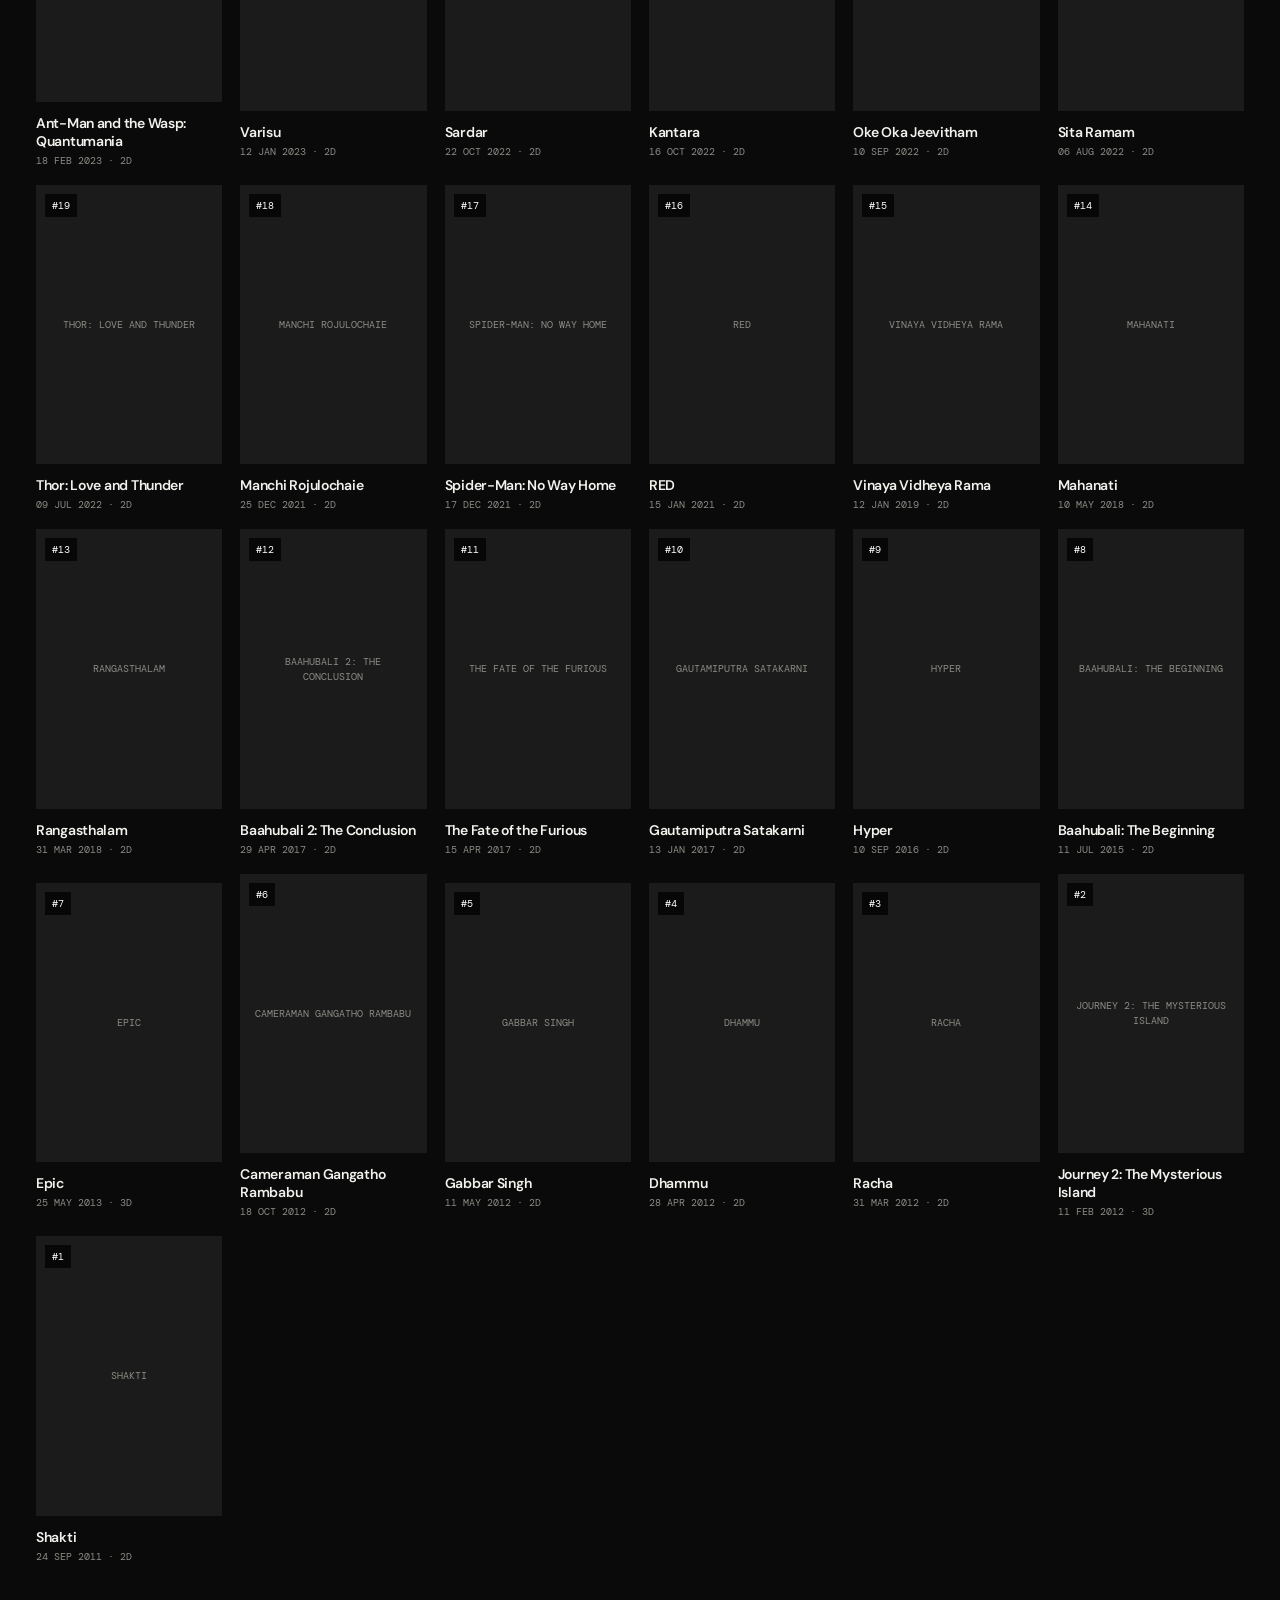
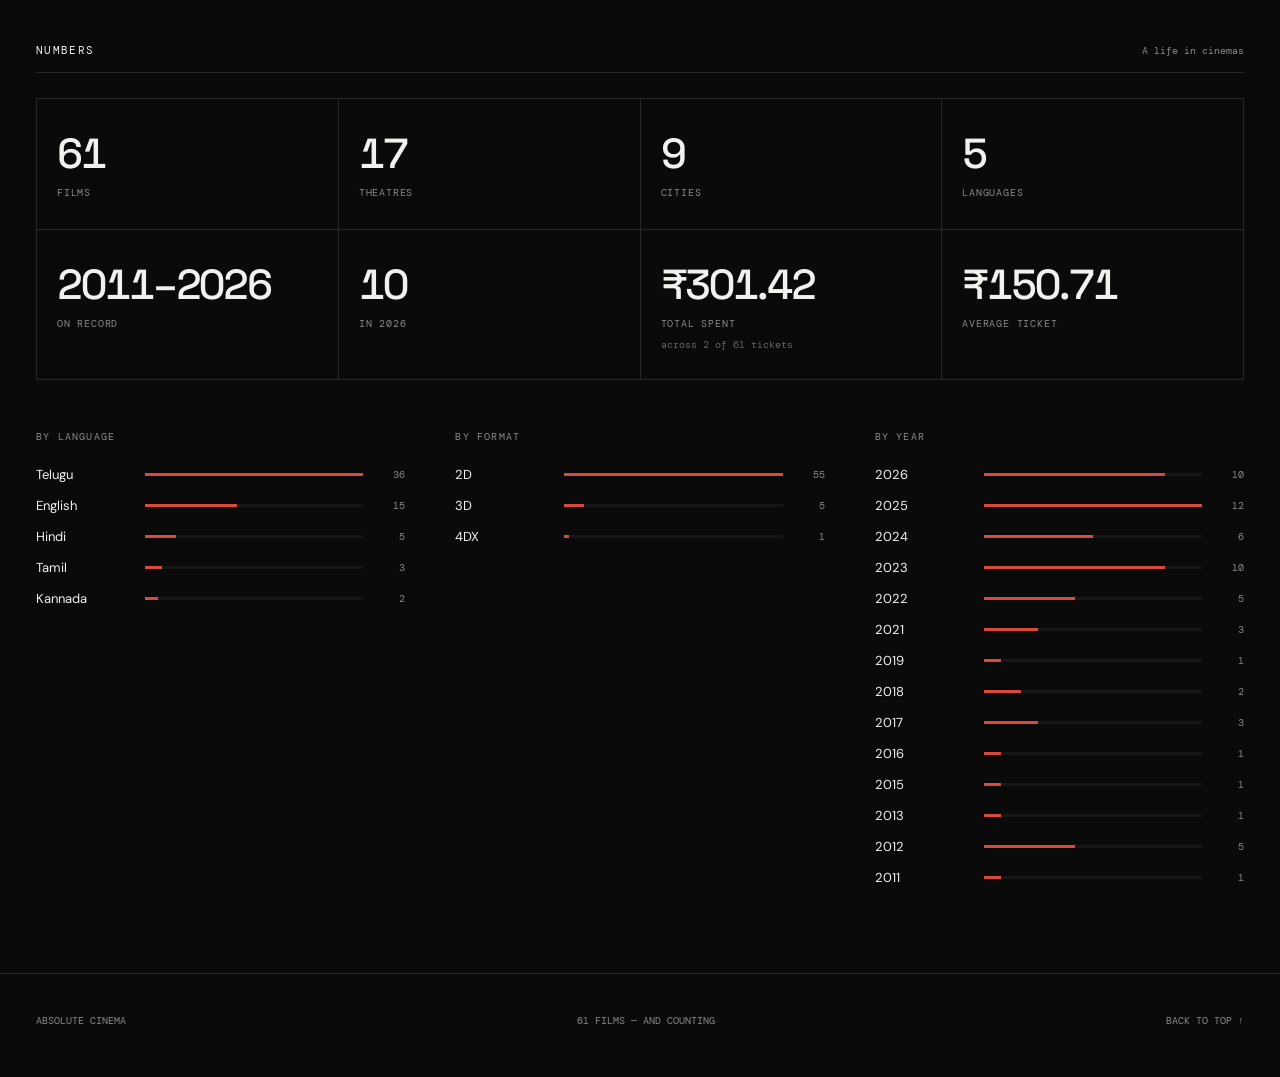
<file: reboot2/index.html>
<!DOCTYPE html>
<html lang="en">
<head>
  <meta charset="UTF-8" />
  <meta name="viewport" content="width=device-width, initial-scale=1.0" />
  <title>Absolute Cinema — Theatre Archive</title>
  <meta name="description" content="A personal archive of every film watched in a theatre." />

  <link rel="icon" href="data:image/svg+xml,<svg xmlns='http://www.w3.org/2000/svg' viewBox='0 0 32 32'><rect width='32' height='32' fill='%230a0a0a'/><rect x='9' y='7' width='14' height='18' fill='%23d94a3a'/></svg>" />

  <link rel="preconnect" href="https://fonts.googleapis.com" />
  <link rel="preconnect" href="https://fonts.gstatic.com" crossorigin />
  <link href="https://fonts.googleapis.com/css2?family=DM+Mono:wght@400;500&family=DM+Sans:wght@400;500;600;700&family=Space+Grotesk:wght@400;500;600;700&display=swap" rel="stylesheet" />

  <style>
    :root {
      --bg: #0a0a0a;
      --surface: #111;
      --surface-2: #171717;
      --text: #f1f1ed;
      --muted: #8b8b85;
      --line: #292929;
      --accent: #d94a3a;

      --display: "Space Grotesk", sans-serif;
      --sans: "DM Sans", sans-serif;
      --mono: "DM Mono", monospace;
    }

    * { box-sizing: border-box; }
    [hidden] { display: none !important; }

    html { scroll-behavior: smooth; }

    body {
      margin: 0;
      background: var(--bg);
      color: var(--text);
      font-family: var(--sans);
      min-height: 100vh;
    }

    ::selection { background: var(--text); color: var(--bg); }

    img { display: block; max-width: 100%; }

    :focus-visible { outline: 2px solid var(--accent); outline-offset: 2px; }

    /* Static film grain. No animation. */
    .noise {
      position: fixed;
      inset: 0;
      pointer-events: none;
      opacity: .035;
      z-index: 20;
      background-image: url("data:image/svg+xml,%3Csvg viewBox='0 0 180 180' xmlns='http://www.w3.org/2000/svg'%3E%3Cfilter id='n'%3E%3CfeTurbulence type='fractalNoise' baseFrequency='.85' numOctaves='4' stitchTiles='stitch'/%3E%3C/filter%3E%3Crect width='100%25' height='100%25' filter='url(%23n)' opacity='.9'/%3E%3C/svg%3E");
    }

    /* ------------------------- Header ------------------------- */

    header {
      max-width: 1400px;
      margin: auto;
      padding: 26px 36px;
      display: flex;
      align-items: center;
      justify-content: space-between;
      border-bottom: 1px solid var(--line);
    }

    .brand {
      font-family: var(--display);
      font-weight: 700;
      letter-spacing: -.04em;
      font-size: 20px;
    }

    nav {
      display: flex;
      gap: 28px;
      font-family: var(--mono);
      font-size: 11px;
      text-transform: uppercase;
      letter-spacing: .08em;
    }

    nav a { color: var(--muted); text-decoration: none; transition: color .2s ease; }
    nav a:hover { color: var(--text); }

    main { max-width: 1400px; margin: auto; padding: 0 36px 80px; }

    /* -------------------------- Hero -------------------------- */

    .hero {
      min-height: 590px;
      display: flex;
      flex-direction: column;
      justify-content: center;
      border-bottom: 1px solid var(--line);
    }

    .eyebrow {
      font-family: var(--mono);
      color: var(--accent);
      font-size: 11px;
      letter-spacing: .12em;
      text-transform: uppercase;
      margin-bottom: 24px;
    }

    h1 {
      font-family: var(--display);
      font-size: clamp(70px, 12vw, 170px);
      line-height: .82;
      letter-spacing: -.085em;
      margin: 0;
      max-width: 1050px;
      font-weight: 600;
    }

    .hero-bottom {
      margin-top: 55px;
      display: grid;
      grid-template-columns: 1fr auto;
      align-items: end;
      gap: 40px;
    }

    .intro { max-width: 500px; color: var(--muted); line-height: 1.6; font-size: 15px; }

    .count { text-align: right; font-family: var(--mono); }

    .count strong {
      display: block;
      font-family: var(--display);
      font-size: 70px;
      line-height: .9;
      letter-spacing: -.06em;
    }

    .count span {
      color: var(--muted);
      font-size: 10px;
      letter-spacing: .12em;
      text-transform: uppercase;
    }

    /* ------------------------ Sections ------------------------ */

    section { padding-top: 80px; }

    .section-head {
      display: flex;
      align-items: baseline;
      justify-content: space-between;
      gap: 20px;
      border-bottom: 1px solid var(--line);
      padding-bottom: 15px;
      margin-bottom: 25px;
    }

    .section-title {
      font-family: var(--mono);
      font-size: 11px;
      letter-spacing: .12em;
      text-transform: uppercase;
    }

    .section-meta { color: var(--muted); font-family: var(--mono); font-size: 10px; text-align: right; }

    /* ------------------------- Controls ------------------------ */

    .controls button, .view-btn {
      border: 1px solid var(--line);
      background: transparent;
      color: var(--muted);
      padding: 9px 13px;
      font-family: var(--mono);
      font-size: 10px;
      text-transform: uppercase;
      cursor: pointer;
      transition: background .15s ease, color .15s ease, border-color .15s ease;
    }

    .controls button:hover, .view-btn:hover, .view-btn.active {
      background: var(--text);
      color: var(--bg);
      border-color: var(--text);
    }

    .controls {
      display: flex;
      gap: 8px;
      flex-wrap: wrap;
      align-items: center;
      margin-bottom: 22px;
    }

    .search {
      position: relative;
      display: flex;
      align-items: center;
      flex: 0 1 260px;
    }

    .search input,
    .controls select {
      width: 100%;
      appearance: none;
      background: transparent;
      border: 1px solid var(--line);
      color: var(--text);
      font-family: var(--mono);
      font-size: 10px;
      text-transform: uppercase;
      letter-spacing: .06em;
      padding: 9px 13px;
      height: 33px;
      transition: border-color .15s ease;
    }

    .search input { padding-left: 30px; }
    .search input::placeholder { color: var(--muted); text-transform: uppercase; }
    .search input::-webkit-search-cancel-button { display: none; }
    .search input:hover, .controls select:hover,
    .search input:focus, .controls select:focus { border-color: var(--muted); }

    .search svg {
      position: absolute;
      left: 11px;
      width: 12px; height: 12px;
      fill: none; stroke: var(--muted); stroke-width: 2;
      pointer-events: none;
    }

    .sel { position: relative; display: flex; align-items: center; }
    .sel select { padding-right: 26px; cursor: pointer; }
    .sel::after {
      content: "";
      position: absolute;
      right: 11px;
      width: 5px; height: 5px;
      border-right: 1px solid var(--muted);
      border-bottom: 1px solid var(--muted);
      transform: translateY(-2px) rotate(45deg);
      pointer-events: none;
    }

    .view-switcher {
      display: flex;
      gap: 8px;
      margin-bottom: 30px;
      border-bottom: 1px solid var(--line);
      padding-bottom: 14px;
      flex-wrap: wrap;
    }

    .view-btn { min-width: 105px; }

    .archive-view.hidden { display: none; }

    /* ------------------------ Poster grid ---------------------- */

    .grid {
      display: grid;
      grid-template-columns: repeat(6, minmax(0, 1fr));
      gap: 18px;
    }

    .film {
      cursor: pointer;
      border: 0;
      background: none;
      padding: 0;
      text-align: left;
      color: inherit;
      font: inherit;
      text-transform: none;
      letter-spacing: normal;
      display: block;
      width: 100%;
    }

    .poster {
      position: relative;
      aspect-ratio: 2 / 3;
      background: #1b1b1b;
      overflow: hidden;
      margin-bottom: 12px;
    }

    .poster img {
      width: 100%;
      height: 100%;
      object-fit: cover;
      filter: saturate(.85);
      transition: transform .45s cubic-bezier(.2,.7,.2,1), filter .45s ease;
    }

    .film:hover img, .film:focus-visible img { transform: scale(1.045); filter: saturate(1); }

    /* Poster that could not load falls back to the title. */
    .poster-fallback {
      display: flex;
      align-items: center;
      justify-content: center;
      height: 100%;
      padding: 14px;
      text-align: center;
      color: var(--muted);
      font-family: var(--mono);
      font-size: 10px;
      line-height: 1.5;
      text-transform: uppercase;
    }

    .number {
      position: absolute;
      top: 9px;
      left: 9px;
      padding: 5px 7px;
      background: rgba(0,0,0,.75);
      color: #fff;
      font: 10px var(--mono);
      z-index: 2;
    }

    .tag {
      position: absolute;
      top: 9px;
      right: 9px;
      padding: 5px 7px;
      background: var(--accent);
      color: #fff;
      font: 10px var(--mono);
      text-transform: uppercase;
      z-index: 2;
    }

    .film-title { font-size: 14px; font-weight: 600; letter-spacing: -.02em; }

    .film-meta {
      margin-top: 4px;
      color: var(--muted);
      font: 10px var(--mono);
      text-transform: uppercase;
    }

    /* ------------------------- Timeline ------------------------ */

    .timeline { position: relative; padding-left: 28px; border-left: 1px solid var(--line); }

    .year { margin-bottom: 65px; }
    .year:last-child { margin-bottom: 0; }

    .year-label {
      margin-left: -29px;
      padding-left: 28px;
      border-left: 2px solid var(--accent);
      font: 600 32px var(--display);
      letter-spacing: -.05em;
      margin-bottom: 22px;
      display: flex;
      align-items: baseline;
      gap: 14px;
    }

    .year-count {
      font: 10px var(--mono);
      color: var(--muted);
      text-transform: uppercase;
      letter-spacing: .08em;
    }

    .timeline-row {
      display: grid;
      grid-template-columns: 90px 55px 1fr auto;
      align-items: center;
      gap: 20px;
      border-top: 1px solid var(--line);
      padding: 15px 0;
      width: 100%;
      cursor: pointer;
      border-left: 0; border-right: 0; border-bottom: 0;
      background: none;
      color: inherit;
      font: inherit;
      text-transform: none;
      text-align: left;
      transition: background .15s ease;
    }

    .timeline-row:hover { background: var(--surface); }

    .timeline-date { color: var(--muted); font: 10px var(--mono); }

    .tl-poster {
      display: block;
      width: 45px;
      aspect-ratio: 2 / 3;
      background: #1b1b1b;
      overflow: hidden;
    }

    .timeline-poster { width: 100%; height: 100%; object-fit: cover; }

    .tl-poster-fallback {
      display: flex;
      align-items: center;
      justify-content: center;
      height: 100%;
      padding: 3px;
      text-align: center;
      color: var(--muted);
      font: 7px var(--mono);
      line-height: 1.2;
      text-transform: uppercase;
      overflow: hidden;
    }

    .timeline-title { display: block; font-size: 14px; font-weight: 600; letter-spacing: -.02em; }

    .timeline-sub {
      display: block;
      color: var(--muted);
      font: 10px var(--mono);
      margin-top: 4px;
      text-transform: uppercase;
    }

    .timeline-num { color: var(--muted); font: 10px var(--mono); }

    /* ------------------------- Compact ------------------------- */

    .compact-table-wrap {
      overflow-x: auto;
      border-top: 1px solid var(--line);
      border-bottom: 1px solid var(--line);
    }

    .compact-table {
      width: 100%;
      border-collapse: collapse;
      min-width: 720px;
      font-size: 13px;
    }

    .compact-table th {
      color: var(--muted);
      font: 10px var(--mono);
      text-transform: uppercase;
      letter-spacing: .08em;
      text-align: left;
      padding: 14px 12px;
      border-bottom: 1px solid var(--line);
      font-weight: 400;
    }

    .compact-table td { padding: 15px 12px; border-bottom: 1px solid var(--line); }

    /* Keep the film and theatre columns from drifting apart on wide screens. */
    .compact-table th:nth-child(1), .compact-table td:nth-child(1) { width: 62px; }
    .compact-table th:nth-child(2), .compact-table td:nth-child(2) { width: 30%; }
    .compact-table th:nth-child(3), .compact-table td:nth-child(3) { width: 108px; }
    .compact-table th:nth-child(5), .compact-table td:nth-child(5) { width: 78px; }
    .compact-table th:nth-child(6), .compact-table td:nth-child(6) { width: 96px; }
    .compact-table tbody tr { cursor: pointer; transition: background .15s ease; }
    .compact-table tbody tr:hover { background: var(--surface); }

    .compact-table .num,
    .compact-table .date,
    .compact-table .format,
    .compact-table .lang { color: var(--muted); font: 10px var(--mono); text-transform: uppercase; }

    .compact-table .title { font-weight: 600; }

    /* -------------------------- Stats -------------------------- */

    .stats {
      display: grid;
      grid-template-columns: repeat(4, minmax(0, 1fr));
      border-top: 1px solid var(--line);
      border-left: 1px solid var(--line);
    }

    .stat {
      padding: 28px 20px;
      border-right: 1px solid var(--line);
      border-bottom: 1px solid var(--line);
    }

    .stat strong {
      display: block;
      font: 500 42px var(--display);
      letter-spacing: -.05em;
      font-variant-numeric: tabular-nums;
    }

    .stat span {
      color: var(--muted);
      font: 10px var(--mono);
      text-transform: uppercase;
      letter-spacing: .08em;
    }

    .stat em {
      display: block;
      margin-top: 6px;
      color: var(--muted);
      font: 10px var(--mono);
      font-style: normal;
      opacity: .7;
    }

    .breakdown {
      display: grid;
      grid-template-columns: repeat(auto-fit, minmax(280px, 1fr));
      gap: 50px;
      margin-top: 50px;
    }

    .breakdown h3 {
      font: 400 10px var(--mono);
      text-transform: uppercase;
      letter-spacing: .12em;
      color: var(--muted);
      margin: 0 0 16px;
    }

    .bar-row {
      display: grid;
      grid-template-columns: 95px 1fr 28px;
      align-items: center;
      gap: 14px;
      padding: 7px 0;
      font-size: 13px;
    }

    .bar-label { color: var(--text); overflow: hidden; text-overflow: ellipsis; white-space: nowrap; }
    .bar-track { height: 3px; background: var(--surface-2); }
    .bar-fill { display: block; height: 100%; background: var(--accent); }
    .bar-n { font: 10px var(--mono); color: var(--muted); text-align: right; }

    /* -------------------------- Footer ------------------------- */

    footer {
      max-width: 1400px;
      margin: auto;
      padding: 40px 36px 50px;
      border-top: 1px solid var(--line);
      color: var(--muted);
      font: 10px var(--mono);
      display: flex;
      justify-content: space-between;
      gap: 16px;
      text-transform: uppercase;
    }

    footer a { color: inherit; text-decoration: none; }
    footer a:hover { color: var(--text); }

    /* --------------------------- Ticket ------------------------- */

    .modal {
      position: fixed;
      inset: 0;
      background: rgba(0,0,0,.82);
      backdrop-filter: blur(10px);
      -webkit-backdrop-filter: blur(10px);
      z-index: 50;
      display: none;
      align-items: center;
      justify-content: center;
      padding: 25px;
    }

    .modal.open { display: flex; }

    .ticket {
      /* The close button is absolutely positioned against this; without it
         the button escapes to the fixed .modal's corner. */
      position: relative;
      width: min(850px, 100%);
      min-width: 0;
      max-height: 100%;
      overflow: auto;
      background: #eee;
      color: #101010;
      display: grid;
      grid-template-columns: minmax(0, 260px) minmax(0, 1fr);
      box-shadow: 0 30px 100px rgba(0,0,0,.6);
    }

    .ticket-poster-wrap { background: #ddd; min-height: 390px; }

    .ticket-poster { width: 100%; height: 100%; object-fit: cover; min-height: 390px; }

    .ticket-poster-fallback {
      display: flex;
      align-items: center;
      justify-content: center;
      height: 100%;
      min-height: 390px;
      padding: 20px;
      text-align: center;
      font: 11px var(--mono);
      text-transform: uppercase;
      color: #777;
    }

    .ticket-info {
      padding: 34px;
      position: relative;
      display: flex;
      flex-direction: column;
      justify-content: space-between;
      gap: 26px;
    }

    .ticket-label {
      font: 10px var(--mono);
      letter-spacing: .1em;
      text-transform: uppercase;
      color: #777;
    }

    .ticket h2 {
      font: 600 46px var(--display);
      line-height: .95;
      letter-spacing: -.06em;
      margin: 12px 0 30px;
      padding-right: 40px;
    }

    .details {
      display: grid;
      grid-template-columns: repeat(2, minmax(0, 1fr));
      gap: 22px;
      border-top: 1px dashed #aaa;
      padding-top: 22px;
    }

    .detail strong {
      display: block;
      font: 13px var(--mono);
      margin-top: 5px;
      word-break: break-word;
    }

    .ticket-note {
      margin-top: 22px;
      border-top: 1px dashed #aaa;
      padding-top: 18px;
      font-size: 14px;
      line-height: 1.55;
      color: #333;
    }

    .ticket-foot {
      display: flex;
      justify-content: space-between;
      align-items: flex-end;
      flex-wrap: wrap;
      gap: 8px 16px;
      font: 12px var(--mono);
      color: #101010;
    }

    .ticket-stub { color: #777; }

    .close {
      position: absolute;
      right: 18px;
      top: 18px;
      background: #111;
      color: #fff;
      border: 0;
      width: 32px;
      height: 32px;
      padding: 0;
      font-size: 16px;
      line-height: 1;
      cursor: pointer;
      z-index: 3;
    }

    .close:hover { background: var(--accent); color: #fff; border-color: var(--accent); }

    .empty {
      padding: 70px 0;
      text-align: center;
      color: var(--muted);
      font: 11px var(--mono);
      text-transform: uppercase;
      letter-spacing: .08em;
    }

    /* ------------------------ Responsive ------------------------ */

    @media (max-width: 1100px) {
      .grid { grid-template-columns: repeat(4, minmax(0, 1fr)); }
      .stats { grid-template-columns: repeat(2, minmax(0, 1fr)); }
    }

    @media (max-width: 700px) {
      header, main, footer { padding-left: 18px; padding-right: 18px; }
      header { padding-top: 20px; padding-bottom: 20px; }
      nav { gap: 12px; }
      .hero { min-height: 500px; }
      h1 { font-size: 70px; }
      .hero-bottom { grid-template-columns: 1fr; }
      .count { text-align: left; }
      .grid { grid-template-columns: repeat(2, minmax(0, 1fr)); gap: 15px; }
      .stat { padding: 20px 16px; }
      .stat strong { font-size: 30px; }
      .breakdown { gap: 34px; margin-top: 34px; }
      .search { flex: 1 1 100%; }
      .modal { padding: 0; }
      .ticket { grid-template-columns: minmax(0, 1fr); max-height: 100%; }
      .details { gap: 16px 14px; }
      .ticket-poster-wrap, .ticket-poster, .ticket-poster-fallback { min-height: 260px; }
      .ticket-poster { max-height: 340px; }
      .ticket h2 { font-size: 36px; }
      .ticket-info { padding: 26px 22px 30px; }
      .details { gap: 18px; }
      .timeline-row { grid-template-columns: 62px 42px 1fr; }
      .tl-poster { width: 38px; }
      .timeline-num { display: none; }
      footer { flex-direction: column; gap: 10px; }
      section { padding-top: 60px; }
    }

    @media (prefers-reduced-motion: reduce) {
      html { scroll-behavior: auto; }
      .poster img { transition: none; }
      .film:hover img, .film:focus-visible img { transform: none; }
    }
  </style>
</head>
<body id="top">
  <div class="noise" aria-hidden="true"></div>

  <header>
    <div class="brand">ABSOLUTE CINEMA</div>
    <nav>
      <a href="#archive">Archive</a>
      <a href="#stats">Numbers</a>
    </nav>
  </header>

  <main>
    <section class="hero">
      <div class="eyebrow" id="heroEyebrow">Personal Theatre Archive</div>
      <h1>ABSOLUTE<br>CINEMA.</h1>

      <div class="hero-bottom">
        <div class="intro">
          A personal archive of every film I've experienced in a theatre.
          Tickets, screens, dates, memories — one film at a time.
        </div>

        <div class="count">
          <strong id="heroCount">—</strong>
          <span>Films watched</span>
        </div>
      </div>
    </section>

    <section id="archive">
      <div class="section-head">
        <div class="section-title">Archive</div>
        <div class="section-meta" id="viewMeta">—</div>
      </div>

      <div class="controls">
        <label class="search">
          <svg viewBox="0 0 24 24" aria-hidden="true">
            <circle cx="11" cy="11" r="7" /><line x1="16.5" y1="16.5" x2="21" y2="21" />
          </svg>
          <input id="search" type="search" placeholder="Search" autocomplete="off"
            spellcheck="false" aria-label="Search films" />
        </label>

        <span class="sel">
          <select id="filterYear" aria-label="Filter by year"><option value="all">All years</option></select>
        </span>

        <span class="sel">
          <select id="filterLang" aria-label="Filter by language"><option value="all">All languages</option></select>
        </span>

        <button id="sortBtn" type="button">Newest first</button>
        <button id="clearBtn" type="button" hidden>Clear</button>
      </div>

      <div class="view-switcher" role="tablist" aria-label="Archive views">
        <button class="view-btn active" data-view="grid" role="tab" aria-selected="true">Poster Grid</button>
        <button class="view-btn" data-view="timeline" role="tab" aria-selected="false">Timeline</button>
        <button class="view-btn" data-view="compact" role="tab" aria-selected="false">Compact</button>
      </div>

      <div id="gridView" class="archive-view"></div>
      <div id="timelineView" class="archive-view hidden"></div>

      <div id="compactView" class="archive-view hidden">
        <div class="compact-table-wrap">
          <table class="compact-table">
            <thead>
              <tr>
                <th>#</th>
                <th>Film</th>
                <th>Date</th>
                <th>Theatre</th>
                <th>Format</th>
                <th>Language</th>
              </tr>
            </thead>
            <tbody id="compactBody"></tbody>
          </table>
        </div>
      </div>
    </section>

    <section id="stats">
      <div class="section-head">
        <div class="section-title">Numbers</div>
        <div class="section-meta">A life in cinemas</div>
      </div>

      <div class="stats" id="statsGrid"></div>
      <div class="breakdown" id="breakdown"></div>
    </section>
  </main>

  <footer>
    <span>Absolute Cinema</span>
    <span id="footCount">—</span>
    <a href="#top">Back to top ↑</a>
  </footer>

  <div class="modal" id="modal">
    <div class="ticket" role="dialog" aria-modal="true" aria-labelledby="modalTitle">
      <button class="close" id="close" type="button" aria-label="Close">×</button>
      <div class="ticket-poster-wrap" id="modalPoster"></div>
      <div class="ticket-info">
        <div>
          <div class="ticket-label">Theatre Ticket · Personal Archive</div>
          <h2 id="modalTitle"></h2>
          <div class="details" id="modalDetails"></div>
          <p class="ticket-note" id="modalNote" hidden></p>
        </div>
        <div class="ticket-foot">
          <span class="ticket-stub" id="modalStub"></span>
          <span id="modalNumber"></span>
        </div>
      </div>
    </div>
  </div>

  <!-- Shared with the live site. If this folder is promoted to the repo root,
       change this to "data/movies.js". -->
  <script src="../data/movies.js"></script>
  <script src="script.js"></script>
</body>
</html>
</file>
<file: reboot/style.css>
/* =========================================================
   Absolute Cinema — reboot
   Geist + Geist Mono. Neutral palette. No keyframes; the only
   motion is a 150ms colour fade on interactive elements.
   ========================================================= */

:root {
  --bg:        #0e0e10;
  --surface:   #17171a;
  --surface-2: #1e1e22;
  --line:      #2a2a2f;
  --line-2:    #3a3a42;
  --text:      #f0f0f2;
  --text-2:    #a2a2ab;
  --text-3:    #6d6d77;

  --sans: "Geist", -apple-system, BlinkMacSystemFont, "Segoe UI", sans-serif;
  --mono: "Geist Mono", ui-monospace, SFMono-Regular, Menlo, monospace;

  --radius: 6px;
  --page: 1220px;
  --fade: 0.15s ease;

  color-scheme: dark;
}

*, *::before, *::after { box-sizing: border-box; }
[hidden] { display: none !important; }

html { -webkit-text-size-adjust: 100%; scroll-behavior: smooth; }

body {
  margin: 0;
  background: var(--bg);
  color: var(--text);
  font-family: var(--sans);
  font-size: 15px;
  line-height: 1.5;
  -webkit-font-smoothing: antialiased;
}

img { max-width: 100%; display: block; }
button, input, select { font: inherit; color: inherit; }
a { color: inherit; }

:focus-visible { outline: 2px solid var(--text); outline-offset: 2px; border-radius: 3px; }

.eyebrow {
  margin: 0;
  font-family: var(--mono);
  font-size: 0.6875rem;
  letter-spacing: 0.14em;
  text-transform: uppercase;
  color: var(--text-3);
}

/* ---------------------------- Hero ----------------------------- */

.hero {
  position: relative;
  display: flex;
  align-items: center;
  min-height: 76vh;
  padding: 88px 28px;
  border-bottom: 1px solid var(--line);
  overflow: hidden;
}

/* The most recent poster, blurred right down into a wash of its own colour. */
.hero__backdrop {
  position: absolute;
  inset: -8%;
  background-size: cover;
  background-position: center;
  filter: blur(64px) saturate(1.15);
  opacity: 0;
  transition: opacity 0.6s ease;
}
.hero__backdrop.is-ready { opacity: 0.28; }

.hero__veil {
  position: absolute;
  inset: 0;
  background:
    linear-gradient(to bottom, rgba(14,14,16,0.55), rgba(14,14,16,0.86) 55%, var(--bg)),
    radial-gradient(90% 70% at 50% 0%, transparent, rgba(14,14,16,0.7));
}

.hero__inner {
  position: relative;
  display: flex;
  align-items: center;
  justify-content: space-between;
  gap: 64px;
  width: 100%;
  max-width: var(--page);
  margin: 0 auto;
}

.hero__title {
  margin: 18px 0 0;
  font-size: clamp(2.75rem, 7vw, 4.75rem);
  font-weight: 600;
  line-height: 0.98;
  letter-spacing: -0.035em;
}

.hero__tag {
  margin: 18px 0 0;
  font-size: 0.9375rem;
  color: var(--text-2);
}

.hero__stats {
  display: flex;
  flex-wrap: wrap;
  gap: 32px;
  margin-top: 34px;
  padding-top: 26px;
  border-top: 1px solid var(--line);
}

.hero__stat b {
  display: block;
  font-family: var(--mono);
  font-size: 1.375rem;
  font-weight: 500;
  letter-spacing: -0.02em;
}
.hero__stat span {
  font-size: 0.75rem;
  color: var(--text-3);
}

.hero__cue {
  display: inline-block;
  margin-top: 34px;
  font-size: 0.8125rem;
  color: var(--text-2);
  text-decoration: none;
  border-bottom: 1px solid var(--line-2);
  padding-bottom: 3px;
  transition: color var(--fade), border-color var(--fade);
}
.hero__cue:hover { color: var(--text); border-color: var(--text); }

.hero__feature { margin: 0; flex: 0 0 auto; }

.hero__feature-label {
  margin-bottom: 12px;
  font-family: var(--mono);
  font-size: 0.6875rem;
  letter-spacing: 0.12em;
  text-transform: uppercase;
  color: var(--text-3);
}

.hero__card {
  display: block;
  width: 212px;
  padding: 0;
  background: none;
  border: 0;
  text-align: left;
  cursor: pointer;
}

.hero__card-art {
  display: block;
  aspect-ratio: 2 / 3;
  background: var(--surface);
  border: 1px solid var(--line);
  border-radius: 8px;
  overflow: hidden;
  transition: border-color var(--fade);
}
.hero__card:hover .hero__card-art { border-color: var(--line-2); }
.hero__card-art img { width: 100%; height: 100%; object-fit: cover; }

.hero__card-info { display: block; padding-top: 11px; }
.hero__card-title {
  display: block;
  font-size: 0.875rem;
  font-weight: 500;
}
.hero__card-sub {
  display: block;
  margin-top: 3px;
  font-family: var(--mono);
  font-size: 0.75rem;
  color: var(--text-3);
}

/* --------------------------- Toolbar --------------------------- */

.head {
  position: sticky;
  top: 0;
  z-index: 20;
  background: rgba(14, 14, 16, 0.92);
  backdrop-filter: blur(10px);
  -webkit-backdrop-filter: blur(10px);
  border-bottom: 1px solid var(--line);
  padding: 14px 28px;
}

.head__row {
  display: flex;
  align-items: center;
  gap: 10px;
  flex-wrap: wrap;
  max-width: var(--page);
  margin: 0 auto;
}

.head__count {
  margin: 0 0 0 auto;
  font-family: var(--mono);
  font-size: 0.75rem;
  color: var(--text-3);
}

.field { position: relative; display: flex; align-items: center; }

.field input,
.field select {
  appearance: none;
  background: var(--surface);
  border: 1px solid var(--line);
  border-radius: var(--radius);
  color: var(--text);
  font-size: 0.8125rem;
  height: 34px;
  padding: 0 12px;
  transition: border-color var(--fade);
}
.field input:hover, .field select:hover { border-color: var(--line-2); }
.field input::placeholder { color: var(--text-3); }
.field input::-webkit-search-cancel-button { display: none; }

.field--search input { width: 220px; padding-left: 34px; }

.field__icon {
  position: absolute;
  left: 11px;
  width: 15px; height: 15px;
  fill: none; stroke: var(--text-3); stroke-width: 2; stroke-linecap: round;
  pointer-events: none;
}

.field--select select { padding-right: 30px; cursor: pointer; }
.field--select::after {
  content: "";
  position: absolute;
  right: 12px;
  width: 7px; height: 7px;
  border-right: 1.5px solid var(--text-3);
  border-bottom: 1.5px solid var(--text-3);
  transform: translateY(-2px) rotate(45deg);
  pointer-events: none;
}

.btn {
  background: var(--surface);
  border: 1px solid var(--line);
  border-radius: var(--radius);
  color: var(--text);
  cursor: pointer;
  font-size: 0.8125rem;
  height: 34px;
  padding: 0 14px;
  transition: border-color var(--fade), color var(--fade);
}
.btn:hover { border-color: var(--line-2); }

.btn--quiet { background: none; border-color: transparent; color: var(--text-2); }
.btn--quiet:hover { color: var(--text); border-color: var(--line); }

/* --------------------------- Gallery --------------------------- */

.gallery { max-width: var(--page); margin: 0 auto; padding: 44px 28px 72px; }

.year { margin-bottom: 48px; }
.year:last-child { margin-bottom: 0; }

.year__head {
  display: flex;
  align-items: baseline;
  gap: 12px;
  margin-bottom: 18px;
  padding-bottom: 10px;
  border-bottom: 1px solid var(--line);
}

.year__num {
  margin: 0;
  font-family: var(--mono);
  font-size: 1.0625rem;
  font-weight: 500;
  letter-spacing: -0.01em;
}
.year__count { font-size: 0.8125rem; color: var(--text-3); }

.grid {
  display: grid;
  grid-template-columns: repeat(auto-fill, minmax(150px, 1fr));
  gap: 30px 20px;
}

/* ---------------------------- Card ----------------------------- */

.film {
  display: block;
  width: 100%;
  padding: 0;
  background: none;
  border: 0;
  text-align: left;
  cursor: pointer;
}

.film__art {
  position: relative;
  aspect-ratio: 2 / 3;
  background: var(--surface);
  border: 1px solid var(--line);
  border-radius: var(--radius);
  overflow: hidden;
  transition: border-color var(--fade);
}
.film:hover .film__art { border-color: var(--line-2); }
.film__art img { width: 100%; height: 100%; object-fit: cover; }

.film__ph {
  display: flex;
  align-items: center;
  justify-content: center;
  height: 100%;
  padding: 14px;
  font-size: 0.75rem;
  line-height: 1.4;
  color: var(--text-3);
  text-align: center;
}

.film__fmt {
  position: absolute;
  top: 7px; left: 7px;
  background: rgba(14, 14, 16, 0.82);
  border-radius: 3px;
  padding: 3px 6px;
  font-family: var(--mono);
  font-size: 0.625rem;
  letter-spacing: 0.03em;
  color: var(--text);
}

.film__info { padding-top: 10px; }

.film__title {
  margin: 0;
  font-size: 0.8125rem;
  font-weight: 500;
  line-height: 1.35;
  /* two lines always, so the date sits on one baseline across a row */
  min-height: calc(2 * 1.35em);
  display: -webkit-box;
  -webkit-line-clamp: 2;
  -webkit-box-orient: vertical;
  overflow: hidden;
}

.film__date {
  margin: 3px 0 0;
  font-family: var(--mono);
  font-size: 0.71rem;
  color: var(--text-3);
}

/* ------------------------- Detail panel ------------------------ */

.modal {
  position: fixed;
  inset: 0;
  z-index: 60;
  display: flex;
  align-items: center;
  justify-content: center;
  padding: 24px;
}

/* Everything behind the panel is blurred, not just dimmed. */
.modal__scrim {
  position: absolute;
  inset: 0;
  background: rgba(8, 8, 10, 0.55);
  backdrop-filter: blur(16px) saturate(0.85);
  -webkit-backdrop-filter: blur(16px) saturate(0.85);
}
@supports not (backdrop-filter: blur(1px)) {
  .modal__scrim { background: rgba(8, 8, 10, 0.88); }
}

.modal__panel {
  position: relative;
  display: flex;
  gap: 28px;
  width: 100%;
  max-width: 660px;
  max-height: 100%;
  overflow-y: auto;
  padding: 28px;
  background: rgba(23, 23, 26, 0.96);
  border: 1px solid var(--line-2);
  border-radius: 12px;
  box-shadow: 0 24px 70px -12px rgba(0, 0, 0, 0.7);
}

.modal__close {
  position: absolute;
  top: 14px; right: 14px;
  display: grid;
  place-items: center;
  width: 30px; height: 30px;
  background: none;
  border: 0;
  border-radius: var(--radius);
  color: var(--text-3);
  cursor: pointer;
  transition: color var(--fade), background var(--fade);
}
.modal__close:hover { color: var(--text); background: var(--surface-2); }
.modal__close svg {
  width: 16px; height: 16px;
  fill: none; stroke: currentColor; stroke-width: 2; stroke-linecap: round;
}

.modal__art {
  flex: 0 0 178px;
  aspect-ratio: 2 / 3;
  background: var(--surface-2);
  border-radius: var(--radius);
  overflow: hidden;
}
.modal__art img { width: 100%; height: 100%; object-fit: cover; }

.modal__body { flex: 1 1 auto; min-width: 0; padding-right: 26px; }

.modal__title {
  margin: 0 0 18px;
  font-size: 1.1875rem;
  font-weight: 600;
  line-height: 1.25;
  letter-spacing: -0.015em;
}

.facts { margin: 0; }

.fact {
  display: flex;
  gap: 14px;
  padding: 8px 0;
  border-top: 1px solid var(--line);
  font-size: 0.8125rem;
}
.fact dt { flex: 0 0 78px; color: var(--text-3); }
.fact dd { margin: 0; }
.fact dd.num { font-family: var(--mono); }
/* Geist Mono gives "," a full character width, so money reads better in the
   sans with tabular figures. */
.fact dd.money, .cell dd.money { font-family: var(--sans); font-variant-numeric: tabular-nums; }

.modal__note {
  margin: 18px 0 0;
  padding: 13px 15px;
  background: var(--surface-2);
  border-left: 2px solid var(--line-2);
  border-radius: 0 var(--radius) var(--radius) 0;
  font-size: 0.8125rem;
  line-height: 1.55;
  color: var(--text-2);
}

/* -------------------------- Statistics ------------------------- */

.stats { border-top: 1px solid var(--line); background: #0b0b0d; }
.stats__inner { max-width: var(--page); margin: 0 auto; padding: 64px 28px 72px; }

.stats__heading {
  margin: 10px 0 34px;
  font-size: 1.5rem;
  font-weight: 600;
  letter-spacing: -0.02em;
}

.stats__grid {
  display: grid;
  grid-template-columns: repeat(auto-fit, minmax(170px, 1fr));
  gap: 1px;
  background: var(--line);
  border: 1px solid var(--line);
  border-radius: var(--radius);
  overflow: hidden;
}

.cell { margin: 0; padding: 20px 22px; background: var(--surface); }
.cell dt {
  font-size: 0.75rem;
  color: var(--text-3);
  margin-bottom: 8px;
}
.cell dd {
  margin: 0;
  font-family: var(--mono);
  font-size: 1.5rem;
  font-weight: 500;
  letter-spacing: -0.025em;
}
.cell dd small {
  display: block;
  margin-top: 5px;
  font-family: var(--sans);
  font-size: 0.71rem;
  font-weight: 400;
  letter-spacing: 0;
  color: var(--text-3);
}

.stats__bars {
  display: grid;
  grid-template-columns: repeat(auto-fit, minmax(280px, 1fr));
  gap: 44px;
  margin-top: 44px;
}

.bars__title {
  margin: 0 0 16px;
  font-family: var(--mono);
  font-size: 0.6875rem;
  letter-spacing: 0.12em;
  text-transform: uppercase;
  color: var(--text-3);
}

.bar {
  display: grid;
  grid-template-columns: 92px 1fr 30px;
  align-items: center;
  gap: 12px;
  padding: 5px 0;
  font-size: 0.8125rem;
}
.bar__label { color: var(--text-2); overflow: hidden; text-overflow: ellipsis; white-space: nowrap; }
.bar__track { height: 5px; background: var(--surface-2); border-radius: 999px; overflow: hidden; }
.bar__fill { display: block; height: 100%; background: var(--text-3); border-radius: 999px; }
.bar__n { font-family: var(--mono); font-size: 0.75rem; color: var(--text-3); text-align: right; }

/* ---------------------------- Misc ----------------------------- */

.note { padding: 56px 0; color: var(--text-3); font-size: 0.875rem; text-align: center; }

.foot {
  display: flex;
  justify-content: space-between;
  gap: 16px;
  flex-wrap: wrap;
  max-width: var(--page);
  margin: 0 auto;
  padding: 26px 28px 44px;
  color: var(--text-3);
  font-size: 0.75rem;
}
.foot p { margin: 0; }
.foot a { text-decoration: none; transition: color var(--fade); }
.foot a:hover { color: var(--text); }

/* -------------------------- Responsive ------------------------- */

@media (max-width: 860px) {
  .hero { min-height: 0; padding: 64px 20px 56px; }
  .hero__inner { flex-direction: column; align-items: flex-start; gap: 44px; }
  .hero__card { width: 168px; }
}

@media (max-width: 720px) {
  .head { padding: 12px 18px; }
  .gallery { padding: 32px 18px 56px; }
  .stats__inner { padding: 48px 18px 56px; }
  .foot { padding: 22px 18px 34px; }
  .field--search { flex: 1 1 100%; }
  .field--search input { width: 100%; }
  .head__count { margin-left: 0; }
  .grid { grid-template-columns: repeat(auto-fill, minmax(124px, 1fr)); gap: 24px 14px; }
  .modal { padding: 0; align-items: stretch; }
  .modal__panel {
    flex-direction: column;
    gap: 20px;
    max-width: none;
    border: 0;
    border-radius: 0;
    padding: 24px 20px 40px;
  }
  .modal__art { flex: none; width: 136px; }
  .modal__body { padding-right: 0; }
  .bar { grid-template-columns: 78px 1fr 26px; }
}

@media (prefers-reduced-motion: reduce) {
  html { scroll-behavior: auto; }
  .hero__backdrop { transition: none; }
}
</file>
<file: style.css>
/* =========================================================
   ABSOLUTE CINEMA — v2 "Reel"
   Immersive cinematic archive. Hero spotlight · ambient
   poster glow · detail lightbox.
   Palette : ink-black + projector gold + warm bone
   Type    : Fraunces (display) · Inter (body) · Space Mono (data)
   ========================================================= */

:root {
  --bg:      #090807;
  --bg-2:    #0f0d0b;
  --bg-3:    #16120d;
  --panel:   #1b1610;

  --ink:   #f1eadb;
  --ink-2: #b7ae9d;
  --ink-3: #6e675c;

  --gold:     #e6b860;
  --gold-hi:  #f8d699;
  --gold-dim: #927339;

  --line:   rgba(241, 234, 219, 0.10);
  --line-2: rgba(241, 234, 219, 0.05);
  --glow:   rgba(230, 184, 96, 0.22);

  --maxw: 1320px;
  --nav-h: 64px;
  --ease:    cubic-bezier(0.22, 1, 0.36, 1);
  --ease-io: cubic-bezier(0.65, 0, 0.35, 1);
}

* , *::before, *::after { box-sizing: border-box; }
html { scroll-behavior: smooth; }

body {
  margin: 0;
  background: var(--bg);
  color: var(--ink-2);
  font-family: "Inter", system-ui, sans-serif;
  font-size: 16px;
  line-height: 1.6;
  -webkit-font-smoothing: antialiased;
  text-rendering: optimizeLegibility;
  overflow-x: hidden;
}
img { display: block; max-width: 100%; }
::selection { background: var(--gold); color: #1b1304; }
:focus-visible { outline: 2px solid var(--gold); outline-offset: 3px; border-radius: 4px; }

.eyebrow {
  font-family: "Space Mono", monospace; font-size: 0.66rem;
  letter-spacing: 0.32em; text-transform: uppercase;
  color: var(--ink-3); margin: 0 0 0.9rem;
}
.eyebrow--gold { color: var(--gold); }

/* ---------------------------- film grain ---------------------------- */
.grain {
  position: fixed; inset: -150%;
  z-index: 200; pointer-events: none;
  opacity: 0.035;
  background-image: url("data:image/svg+xml,%3Csvg xmlns='http://www.w3.org/2000/svg' width='240' height='240'%3E%3Cfilter id='n'%3E%3CfeTurbulence type='fractalNoise' baseFrequency='0.85' numOctaves='3' stitchTiles='stitch'/%3E%3C/filter%3E%3Crect width='100%25' height='100%25' filter='url(%23n)'/%3E%3C/svg%3E");
  animation: grain 0.6s steps(2) infinite;
}
@keyframes grain {
  0%   { transform: translate(0, 0); }
  50%  { transform: translate(-3%, 2%); }
  100% { transform: translate(2%, -2%); }
}

/* ============================ NAV ============================ */
.nav {
  position: fixed; top: 0; left: 0; right: 0;
  z-index: 100;
  max-width: var(--maxw);
  margin: 0 auto;
  height: var(--nav-h);
  display: flex; align-items: center; gap: 1.2rem;
  padding: 0 clamp(1.2rem, 4vw, 2.5rem);
  background: transparent;
  border: 1px solid transparent;
  transition: background 0.4s var(--ease), border-color 0.4s var(--ease),
              backdrop-filter 0.4s var(--ease);
}
.nav.is-stuck {
  background: rgba(9, 8, 7, 0.82);
  backdrop-filter: blur(18px) saturate(1.2);
  -webkit-backdrop-filter: blur(18px) saturate(1.2);
  border-color: var(--line);
  border-radius: 0 0 16px 16px;
}

.nav__brand {
  display: inline-flex; align-items: center; gap: 0.55rem;
  text-decoration: none; color: var(--ink); flex: none;
}
.nav__mark {
  width: 11px; height: 11px; border-radius: 50%;
  background: var(--gold); box-shadow: 0 0 16px var(--glow);
  animation: pulse 3.5s var(--ease) infinite;
}
@keyframes pulse { 0%,100% { box-shadow: 0 0 16px var(--glow); } 50% { box-shadow: 0 0 26px var(--glow); } }
.nav__name {
  font-family: "Fraunces", serif; font-weight: 600;
  font-size: 1.12rem; letter-spacing: 0.02em;
  white-space: nowrap;
}

.nav__tools {
  margin-left: auto;
  display: flex; align-items: center; gap: 0.55rem;
  min-width: 0;
}

.search {
  display: flex; align-items: center; gap: 0.55rem;
  width: clamp(180px, 22vw, 280px);
  padding: 0.5rem 0.9rem;
  background: rgba(241, 234, 219, 0.06);
  border: 1px solid var(--line);
  border-radius: 999px;
  transition: border-color 0.25s, box-shadow 0.25s, background 0.25s;
}
.search:focus-within {
  border-color: var(--gold-dim);
  box-shadow: 0 0 0 3px var(--glow);
  background: rgba(241, 234, 219, 0.09);
}
.search__icon { width: 16px; height: 16px; flex: none; fill: none; stroke: var(--ink-3); stroke-width: 2; stroke-linecap: round; }
.search__input {
  flex: 1; min-width: 0; background: none; border: none; color: var(--ink);
  font-family: "Inter", sans-serif; font-size: 0.9rem;
}
.search__input::placeholder { color: var(--ink-3); }
.search__input:focus { outline: none; }
.search__input::-webkit-search-cancel-button { filter: invert(.6) sepia(1) saturate(3) hue-rotate(5deg); }

.select { position: relative; flex: none; }
.select::after {
  content: ""; position: absolute; right: 0.8rem; top: 50%;
  width: 6px; height: 6px;
  border-right: 1.5px solid var(--ink-3); border-bottom: 1.5px solid var(--ink-3);
  transform: translateY(-65%) rotate(45deg); pointer-events: none;
}
.select select {
  appearance: none; -webkit-appearance: none;
  background: rgba(241, 234, 219, 0.06); color: var(--ink-2);
  border: 1px solid var(--line); border-radius: 999px;
  padding: 0.5rem 2rem 0.5rem 0.95rem;
  font-family: "Inter", sans-serif; font-size: 0.82rem; cursor: pointer;
  transition: border-color 0.2s, color 0.2s;
}
.select select:hover { border-color: var(--gold-dim); color: var(--ink); }
.select select option { background: var(--bg-2); color: var(--ink); }

.pill {
  display: inline-flex; align-items: center; gap: 0.4rem; flex: none;
  background: rgba(241, 234, 219, 0.06); color: var(--ink-2);
  border: 1px solid var(--line); border-radius: 999px;
  padding: 0.5rem 0.95rem;
  font-family: "Inter", sans-serif; font-size: 0.82rem; cursor: pointer;
  transition: border-color 0.2s, color 0.2s; white-space: nowrap;
}
.pill:hover { border-color: var(--gold-dim); color: var(--ink); }
.pill__icon { color: var(--gold); font-size: 0.9rem; line-height: 1; transition: transform 0.3s var(--ease); }
.pill[data-dir="asc"] .pill__icon { transform: rotate(180deg); }

/* ============================ HERO ============================ */
.hero {
  position: relative;
  min-height: 100svh;
  display: flex; flex-direction: column; justify-content: center;
  padding: calc(var(--nav-h) + 3vh) clamp(1.2rem, 5vw, 4.5rem) 0;
  overflow: hidden;
}
.hero__backdrop {
  position: absolute; inset: 0; z-index: 0;
  background-size: cover; background-position: center 20%;
  filter: blur(60px) saturate(1.25) brightness(0.5);
  transform: scale(1.25);
  opacity: 0; transition: opacity 1.2s var(--ease);
  animation: drift 26s ease-in-out infinite alternate;
}
.hero__backdrop.is-ready { opacity: 0.55; }
@keyframes drift {
  from { transform: scale(1.25) translate(0, 0); }
  to   { transform: scale(1.35) translate(-2%, -2%); }
}
.hero__veil {
  position: absolute; inset: 0; z-index: 1;
  background:
    radial-gradient(120% 90% at 18% 25%, rgba(9,8,7,0.35), transparent 55%),
    linear-gradient(180deg, rgba(9,8,7,0.55) 0%, rgba(9,8,7,0.35) 45%, var(--bg) 96%);
}

.hero__inner {
  position: relative; z-index: 2;
  flex: 1;
  display: grid;
  grid-template-columns: 1.15fr 0.85fr;
  align-items: center;
  gap: clamp(2rem, 6vw, 5rem);
  max-width: var(--maxw); width: 100%; margin: 0 auto;
  padding-bottom: 5vh;
}

.hero__lede { max-width: 36rem; }
.hero__title {
  font-family: "Fraunces", serif; font-weight: 600;
  font-size: clamp(3.4rem, 11vw, 8.5rem);
  line-height: 0.86; letter-spacing: -0.03em;
  color: var(--ink); margin: 0 0 1.4rem;
  text-wrap: balance;
}
.hero__tag {
  font-family: "Fraunces", serif; font-style: italic; font-weight: 400;
  font-size: clamp(1rem, 2.4vw, 1.4rem); color: var(--ink-2);
  margin: 0 0 2rem; max-width: 24rem;
}
.hero__stats {
  display: flex; flex-wrap: wrap; align-items: center;
  gap: 0.6rem 1.4rem; margin-bottom: 2.4rem;
}
.hero__stat { display: inline-flex; align-items: baseline; gap: 0.45rem; }
.hero__stat b {
  font-family: "Fraunces", serif; font-weight: 600; font-size: 1.5rem;
  color: var(--gold); line-height: 1;
}
.hero__stat span {
  font-family: "Space Mono", monospace; font-size: 0.62rem;
  letter-spacing: 0.18em; text-transform: uppercase; color: var(--ink-3);
}
.hero__stat-div { width: 1px; height: 1.1rem; background: var(--line); }

.hero__cue {
  display: inline-flex; align-items: center; gap: 0.7rem;
  text-decoration: none; color: var(--ink);
  font-family: "Space Mono", monospace; font-size: 0.72rem;
  letter-spacing: 0.22em; text-transform: uppercase;
}
.hero__cue-arrow {
  display: grid; place-items: center;
  width: 30px; height: 30px; border-radius: 50%;
  border: 1px solid var(--gold-dim); color: var(--gold);
  animation: bob 2s var(--ease) infinite;
}
@keyframes bob { 0%,100% { transform: translateY(0); } 50% { transform: translateY(4px); } }
.hero__cue:hover .hero__cue-arrow { background: var(--gold); color: #1b1304; border-color: var(--gold); }

/* featured poster card */
.hero__feature {
  margin: 0; justify-self: end;
  display: grid; justify-items: center; gap: 1rem;
  max-width: 300px;
}
.hero__feature-label {
  font-family: "Space Mono", monospace; font-size: 0.6rem;
  letter-spacing: 0.26em; text-transform: uppercase; color: var(--gold);
  margin: 0; align-self: start;
}
.hero__card {
  appearance: none; border: none; background: none; padding: 0; cursor: pointer;
  width: 100%; perspective: 1000px;
}
.hero__card-frame {
  display: block; position: relative;
  aspect-ratio: 2/3; border-radius: 14px; overflow: hidden;
  border: 1px solid var(--line);
  box-shadow: 0 40px 80px -30px rgba(0,0,0,0.9), 0 0 70px -30px var(--glow);
  transition: transform 0.6s var(--ease), box-shadow 0.6s var(--ease);
  transform: rotateY(-8deg) rotateX(2deg);
}
.hero__card:hover .hero__card-frame,
.hero__card:focus-visible .hero__card-frame {
  transform: rotateY(0) rotateX(0) translateY(-6px);
  box-shadow: 0 50px 90px -28px rgba(0,0,0,0.95), 0 0 90px -26px var(--glow);
}
.hero__card-frame img { width: 100%; height: 100%; object-fit: cover; }
.hero__feature-cap { display: grid; gap: 0.25rem; text-align: center; }
.hero__feature-title {
  font-family: "Fraunces", serif; font-weight: 500; font-size: 1.15rem;
  color: var(--ink); letter-spacing: -0.01em;
}
.hero__feature-sub {
  font-family: "Space Mono", monospace; font-size: 0.66rem;
  letter-spacing: 0.08em; color: var(--ink-3);
}

/* ========================== META BAR ========================== */
main { position: relative; z-index: 2; background: var(--bg); }
.meta-bar {
  max-width: var(--maxw); margin: 0 auto;
  padding: 3.2rem clamp(1.2rem, 4vw, 2.5rem) 0;
  display: flex; align-items: center; justify-content: space-between; gap: 1rem;
}
.meta-bar__count {
  font-family: "Space Mono", monospace; font-size: 0.72rem;
  letter-spacing: 0.16em; text-transform: uppercase; color: var(--ink-3); margin: 0;
}
.meta-bar__clear {
  background: none; border: none; color: var(--gold);
  font-family: "Inter", sans-serif; font-size: 0.82rem; cursor: pointer;
  border-bottom: 1px solid var(--gold-dim); padding: 0 0 2px;
}
.meta-bar__clear:hover { color: var(--gold-hi); }

/* ========================== GALLERY ========================== */
.gallery {
  max-width: var(--maxw); margin: 0 auto;
  padding: 1.5rem clamp(1.2rem, 4vw, 2.5rem) 3rem;
}

.year-group { position: relative; margin-bottom: 4.5rem; }
.year-group__head {
  position: relative; z-index: 1;
  display: flex; align-items: flex-end; gap: 1rem;
  margin-bottom: 1.6rem; padding-bottom: 1rem;
  border-bottom: 1px solid var(--line);
}
.year-group__num {
  font-family: "Fraunces", serif; font-weight: 600;
  font-size: clamp(2.4rem, 6vw, 4rem); line-height: 0.85;
  color: var(--ink); letter-spacing: -0.03em;
}
.year-group__count {
  font-family: "Space Mono", monospace; font-size: 0.68rem;
  letter-spacing: 0.18em; text-transform: uppercase; color: var(--gold);
  padding-bottom: 0.4rem;
}
.year-group__rule {
  flex: 1; height: 1px; margin-bottom: 0.7rem;
  background: linear-gradient(90deg, var(--line), transparent);
}
.year-group__ghost {
  position: absolute; top: -2.5rem; right: -0.5rem; z-index: 0;
  font-family: "Fraunces", serif; font-weight: 600;
  font-size: clamp(8rem, 26vw, 20rem); line-height: 0.8;
  color: var(--ink); opacity: 0.025;
  pointer-events: none; user-select: none; letter-spacing: -0.04em;
}

.grid {
  position: relative; z-index: 1;
  display: grid;
  grid-template-columns: repeat(auto-fill, minmax(178px, 1fr));
  gap: 2rem 1.5rem;
}

/* =========================== FILM ============================ */
.film {
  position: relative;
  display: flex; flex-direction: column;
  cursor: pointer; border: none; background: none; padding: 0; text-align: left;
  font: inherit; color: inherit;
}
.film__poster {
  position: relative;
  aspect-ratio: 2 / 3; border-radius: 12px; overflow: hidden;
  background: linear-gradient(155deg, #241d14, #100d09);
  border: 1px solid var(--line);
  will-change: transform;
  transition: transform 0.45s var(--ease), box-shadow 0.45s var(--ease), border-color 0.45s;
}
/* ambient colored glow cast by the poster itself */
.film__glow {
  position: absolute; inset: 10% 6% -6%; z-index: -1;
  background-size: cover; background-position: center;
  filter: blur(38px) saturate(1.35); opacity: 0;
  transform: scale(0.88); border-radius: 50%;
  transition: opacity 0.5s var(--ease), transform 0.5s var(--ease);
  pointer-events: none;
}
.film:hover .film__poster,
.film:focus-visible .film__poster {
  transform: translateY(-8px) scale(1.012);
  border-color: var(--gold-dim);
  box-shadow: 0 26px 50px -22px rgba(0,0,0,0.9);
}
.film:hover .film__glow,
.film:focus-visible .film__glow { opacity: 0.3; transform: scale(1.02); }
.film__poster img {
  width: 100%; height: 100%; object-fit: cover;
  transition: transform 0.7s var(--ease);
}
.film:hover .film__poster img { transform: scale(1.06); }

/* "view" hint on hover */
.film__view {
  position: absolute; inset: auto 0 0 0; z-index: 2;
  display: flex; align-items: center; justify-content: center; gap: 0.4rem;
  padding: 1.4rem 0 0.7rem;
  font-family: "Space Mono", monospace; font-size: 0.6rem;
  letter-spacing: 0.2em; text-transform: uppercase; color: var(--ink);
  background: linear-gradient(0deg, rgba(9,8,7,0.85), transparent);
  opacity: 0; transform: translateY(6px);
  transition: opacity 0.4s var(--ease), transform 0.4s var(--ease);
}
.film:hover .film__view, .film:focus-visible .film__view { opacity: 1; transform: none; }

/* tags over the poster */
.tag {
  position: absolute; z-index: 2;
  font-family: "Space Mono", monospace; font-size: 0.58rem;
  letter-spacing: 0.1em; text-transform: uppercase;
  padding: 0.28rem 0.5rem; border-radius: 7px;
  backdrop-filter: blur(6px); -webkit-backdrop-filter: blur(6px);
  transition: opacity 0.35s var(--ease);
}
/* on hover the metadata is implied by the View affordance — clear the poster */
.film:hover .tag,
.film:focus-visible .tag { opacity: 0; }
.tag--lang { left: 0.55rem; bottom: 0.55rem; background: rgba(9,8,7,0.7); border: 1px solid rgba(241,234,219,0.18); color: var(--ink); }
.tag--rr   { right: 0.55rem; top: 0.55rem; background: rgba(230,184,96,0.16); border: 1px solid rgba(230,184,96,0.5); color: var(--gold-hi); }
.tag--fmt  { left: 0.55rem; top: 0.55rem; background: rgba(9,8,7,0.66); border: 1px solid rgba(230,184,96,0.55); color: var(--gold-hi); font-weight: 700; }

/* designed placeholder when no poster image is present */
.film__poster--empty { display: grid; place-items: center; padding: 1.2rem; }
.film__poster--empty::before {
  content: ""; position: absolute; inset: 0;
  background:
    radial-gradient(80% 60% at 50% 0%, rgba(230,184,96,0.08), transparent 60%),
    repeating-linear-gradient(90deg, transparent 0 13px, rgba(0,0,0,0.25) 13px 16px) left/100% 18px no-repeat,
    repeating-linear-gradient(90deg, transparent 0 13px, rgba(0,0,0,0.25) 13px 16px) left bottom/100% 18px no-repeat;
  opacity: 0.5;
}
.ph { position: relative; text-align: center; display: grid; gap: 0.7rem; justify-items: center; }
.ph__clap { width: 32px; height: 32px; fill: none; stroke: var(--gold-dim); stroke-width: 1.4; opacity: 0.85; }
.ph__title { font-family: "Fraunces", serif; font-style: italic; font-size: 1rem; line-height: 1.25; color: var(--ink-2); }
.ph__mark { font-family: "Space Mono", monospace; font-size: 0.52rem; letter-spacing: 0.24em; text-transform: uppercase; color: var(--ink-3); }

/* info under the poster */
.film__info { padding: 0.85rem 0.15rem 0; }
.film__title {
  font-family: "Fraunces", serif; font-weight: 500;
  font-size: 1.04rem; line-height: 1.2; color: var(--ink);
  margin: 0 0 0.3rem; letter-spacing: -0.01em;
}
.film__date {
  font-family: "Space Mono", monospace; font-size: 0.68rem;
  letter-spacing: 0.06em; color: var(--ink-3); margin: 0;
}
.film__venue {
  display: flex; align-items: center; gap: 0.32rem; margin: 0.3rem 0 0;
  font-family: "Space Mono", monospace; font-size: 0.63rem;
  letter-spacing: 0.02em; color: var(--ink-3);
}
.film__venue .pin { width: 11px; height: 11px; flex: none; fill: none; stroke: var(--gold-dim); stroke-width: 1.6; stroke-linejoin: round; }
.film__venue span { overflow: hidden; text-overflow: ellipsis; white-space: nowrap; }

/* ============================ MODAL ============================ */
.modal { position: fixed; inset: 0; z-index: 300; display: grid; place-items: center; padding: 1.5rem; }
.modal[hidden] { display: none; }
.modal__backdrop {
  position: absolute; inset: 0;
  background-size: cover; background-position: center;
  filter: blur(70px) saturate(1.4) brightness(0.45); transform: scale(1.3);
}
.modal__scrim { position: absolute; inset: 0; background: rgba(7,6,5,0.78); }
.modal__dialog {
  position: relative; z-index: 1;
  display: grid; grid-template-columns: 0.85fr 1.15fr;
  gap: clamp(1.4rem, 3vw, 2.6rem);
  width: min(820px, 100%);
  max-height: 88svh; overflow: auto;
  padding: clamp(1.4rem, 3vw, 2.4rem);
  background: rgba(15, 13, 11, 0.72);
  border: 1px solid var(--line);
  border-radius: 18px;
  backdrop-filter: blur(24px) saturate(1.2);
  -webkit-backdrop-filter: blur(24px) saturate(1.2);
  box-shadow: 0 40px 100px -30px rgba(0,0,0,0.92);
  animation: modal-in 0.5s var(--ease) both;
}
@keyframes modal-in { from { opacity: 0; transform: translateY(24px) scale(0.97); } to { opacity: 1; transform: none; } }
.modal__close {
  position: absolute; top: 0.9rem; right: 0.9rem; z-index: 2;
  width: 36px; height: 36px; display: grid; place-items: center;
  background: rgba(9,8,7,0.55); border: 1px solid var(--line); border-radius: 50%;
  color: var(--ink-2); cursor: pointer; transition: color 0.2s, border-color 0.2s, transform 0.2s;
}
.modal__close svg { width: 16px; height: 16px; stroke: currentColor; stroke-width: 2; stroke-linecap: round; }
.modal__close:hover { color: var(--ink); border-color: var(--gold-dim); transform: rotate(90deg); }

.modal__poster { position: relative; align-self: start; }
.modal__poster img {
  width: 100%; aspect-ratio: 2/3; object-fit: cover;
  border-radius: 12px; border: 1px solid var(--line);
  box-shadow: 0 30px 60px -28px rgba(0,0,0,0.9);
}
.modal__tags { position: absolute; inset: 0; pointer-events: none; }

.modal__body { align-self: center; min-width: 0; }
.modal__eyebrow {
  font-family: "Space Mono", monospace; font-size: 0.62rem;
  letter-spacing: 0.26em; text-transform: uppercase; color: var(--gold); margin: 0 0 0.7rem;
}
.modal__title {
  font-family: "Fraunces", serif; font-weight: 600;
  font-size: clamp(1.8rem, 4.5vw, 2.8rem); line-height: 1.02;
  letter-spacing: -0.02em; color: var(--ink); margin: 0 0 1.6rem;
  text-wrap: balance;
}
.modal__facts { margin: 0; display: grid; gap: 1.1rem; }
.modal__fact { display: grid; gap: 0.25rem; }
.modal__fact dt {
  font-family: "Space Mono", monospace; font-size: 0.58rem;
  letter-spacing: 0.2em; text-transform: uppercase; color: var(--ink-3);
}
.modal__fact dd {
  margin: 0; font-family: "Inter", sans-serif; font-size: 1rem; color: var(--ink);
  display: flex; align-items: center; gap: 0.45rem; flex-wrap: wrap;
}
.modal__chip {
  font-family: "Space Mono", monospace; font-size: 0.62rem;
  letter-spacing: 0.1em; text-transform: uppercase;
  padding: 0.2rem 0.5rem; border-radius: 6px;
  border: 1px solid rgba(230,184,96,0.5); color: var(--gold-hi);
}
.modal__pin { width: 13px; height: 13px; flex: none; fill: none; stroke: var(--gold-dim); stroke-width: 1.6; stroke-linejoin: round; }

/* ============================ STATS ============================ */
.stats { border-top: 1px solid var(--line); background: var(--bg-2); position: relative; z-index: 2; }
.stats__inner { max-width: var(--maxw); margin: 0 auto; padding: 4.5rem clamp(1.2rem, 4vw, 2.5rem) 5.5rem; }
.stats__heading {
  font-family: "Fraunces", serif; font-weight: 600;
  font-size: clamp(1.8rem, 4.5vw, 2.8rem); color: var(--ink);
  margin: 0 0 2.6rem; letter-spacing: -0.02em;
}
.stats__grid {
  display: grid; grid-template-columns: repeat(auto-fit, minmax(170px, 1fr));
  gap: 1px; background: var(--line); border: 1px solid var(--line);
  border-radius: 14px; overflow: hidden; margin-bottom: 3rem;
}
.stat-cell { background: var(--bg-2); padding: 1.7rem 1.6rem; transition: background 0.3s; }
.stat-cell:hover { background: var(--bg-3); }
.stat-cell dt { font-family: "Space Mono", monospace; font-size: 0.62rem; letter-spacing: 0.2em; text-transform: uppercase; color: var(--ink-3); margin-bottom: 0.7rem; }
.stat-cell dd { margin: 0; font-family: "Fraunces", serif; font-weight: 600; font-size: 2.1rem; line-height: 1; color: var(--ink); }
.stat-cell dd .accent { color: var(--gold); }
.stat-cell dd small { display: block; margin-top: 0.5rem; font-family: "Inter", sans-serif; font-weight: 400; font-size: 0.78rem; color: var(--ink-3); }

.stats__bars { display: grid; grid-template-columns: 1fr 1fr; gap: 2.5rem 3rem; }
.bars { display: grid; gap: 0.7rem; align-content: start; }
.bars:empty { display: none; }
.bars__title { font-family: "Space Mono", monospace; font-size: 0.64rem; letter-spacing: 0.2em; text-transform: uppercase; color: var(--gold); margin: 0 0 0.5rem; }
.bar-row { display: grid; grid-template-columns: 7rem 1fr 2rem; align-items: center; gap: 0.9rem; }
.bar-row__label { font-family: "Space Mono", monospace; font-size: 0.72rem; color: var(--ink-2); white-space: nowrap; overflow: hidden; text-overflow: ellipsis; }
.bar-row__track { display: block; height: 9px; background: rgba(241,234,219,0.07); border-radius: 999px; overflow: hidden; }
.bar-row__fill { display: block; height: 100%; width: 0; border-radius: 999px; background: linear-gradient(90deg, var(--gold-dim), var(--gold)); box-shadow: 0 0 14px -3px var(--glow); transition: width 1s var(--ease); }
.bar-row__n { font-family: "Space Mono", monospace; font-size: 0.72rem; color: var(--ink-3); text-align: right; }

/* ====================== LOADING / EMPTY ====================== */
.loading, .empty {
  text-align: center; padding: 5rem 1rem; color: var(--ink-3);
  font-family: "Space Mono", monospace; font-size: 0.85rem; letter-spacing: 0.05em;
}
.empty strong { display: block; font-family: "Fraunces", serif; font-style: italic; font-size: 1.4rem; color: var(--ink-2); margin-bottom: 0.5rem; }
.loading__reel {
  display: inline-block; width: 15px; height: 15px; margin-right: 0.5rem; vertical-align: -2px;
  border: 2px solid var(--line); border-top-color: var(--gold); border-radius: 50%;
  animation: spin 0.9s linear infinite;
}
@keyframes spin { to { transform: rotate(360deg); } }

/* ============================ FOOTER ============================ */
.footer { text-align: center; padding: 4rem 1.5rem 5rem; border-top: 1px solid var(--line); position: relative; z-index: 2; background: var(--bg); }
.footer__mark-dot { display: inline-block; width: 9px; height: 9px; border-radius: 50%; background: var(--gold); box-shadow: 0 0 16px var(--glow); margin-bottom: 1rem; }
.footer__mark { font-family: "Fraunces", serif; font-weight: 600; font-size: 1.3rem; color: var(--ink); letter-spacing: 0.02em; margin: 0 0 0.3rem; }
.footer__note { font-family: "Fraunces", serif; font-style: italic; font-size: 0.95rem; color: var(--ink-3); margin: 0 0 1.6rem; }
.footer__top { font-family: "Inter", sans-serif; font-size: 0.82rem; color: var(--gold); text-decoration: none; border-bottom: 1px solid var(--gold-dim); padding-bottom: 2px; }
.footer__top:hover { color: var(--gold-hi); }

/* ============================ REVEAL ============================ */
.reveal { opacity: 0; transform: translateY(22px); transition: opacity 0.7s var(--ease), transform 0.7s var(--ease); }
.reveal.is-in { opacity: 1; transform: none; }

/* ============================ MOTION ============================ */
@media (prefers-reduced-motion: reduce) {
  html { scroll-behavior: auto; }
  *, *::before, *::after { animation-duration: .001ms !important; animation-iteration-count: 1 !important; transition-duration: .001ms !important; }
  .reveal { opacity: 1; transform: none; }
  .hero__backdrop.is-ready { opacity: 0.4; }
}

/* ============================ RESPONSIVE ============================ */
@media (max-width: 960px) {
  .hero__inner { grid-template-columns: 1fr; gap: 2.5rem; }
  .hero__feature { justify-self: start; max-width: 240px; }
  .hero__card-frame { transform: none; }
  .modal__dialog { grid-template-columns: 1fr; max-height: 90svh; }
  .modal__poster { max-width: 220px; margin: 0 auto; }
  .stats__bars { grid-template-columns: 1fr; }
}

@media (max-width: 720px) {
  .nav__name { display: none; }
  .nav { gap: 0.6rem; }
  .nav__tools { gap: 0.45rem; flex-wrap: nowrap; overflow-x: auto; -webkit-overflow-scrolling: touch; }
  .nav__tools::-webkit-scrollbar { display: none; }
  .search { width: clamp(120px, 38vw, 200px); }
  .hero { min-height: auto; padding-top: calc(var(--nav-h) + 8vh); padding-bottom: 0; }
  .hero__inner { padding-bottom: 2.5rem; }
  .grid { grid-template-columns: repeat(2, 1fr); gap: 1.6rem 1rem; }
  .film__title { font-size: 0.94rem; }
  .tag { font-size: 0.54rem; }
  .bar-row { grid-template-columns: 5.5rem 1fr 1.8rem; gap: 0.7rem; }
}

@media (max-width: 400px) {
  .grid { gap: 1.3rem 0.85rem; }
  .hero__title { font-size: 3rem; }
}
</file>
